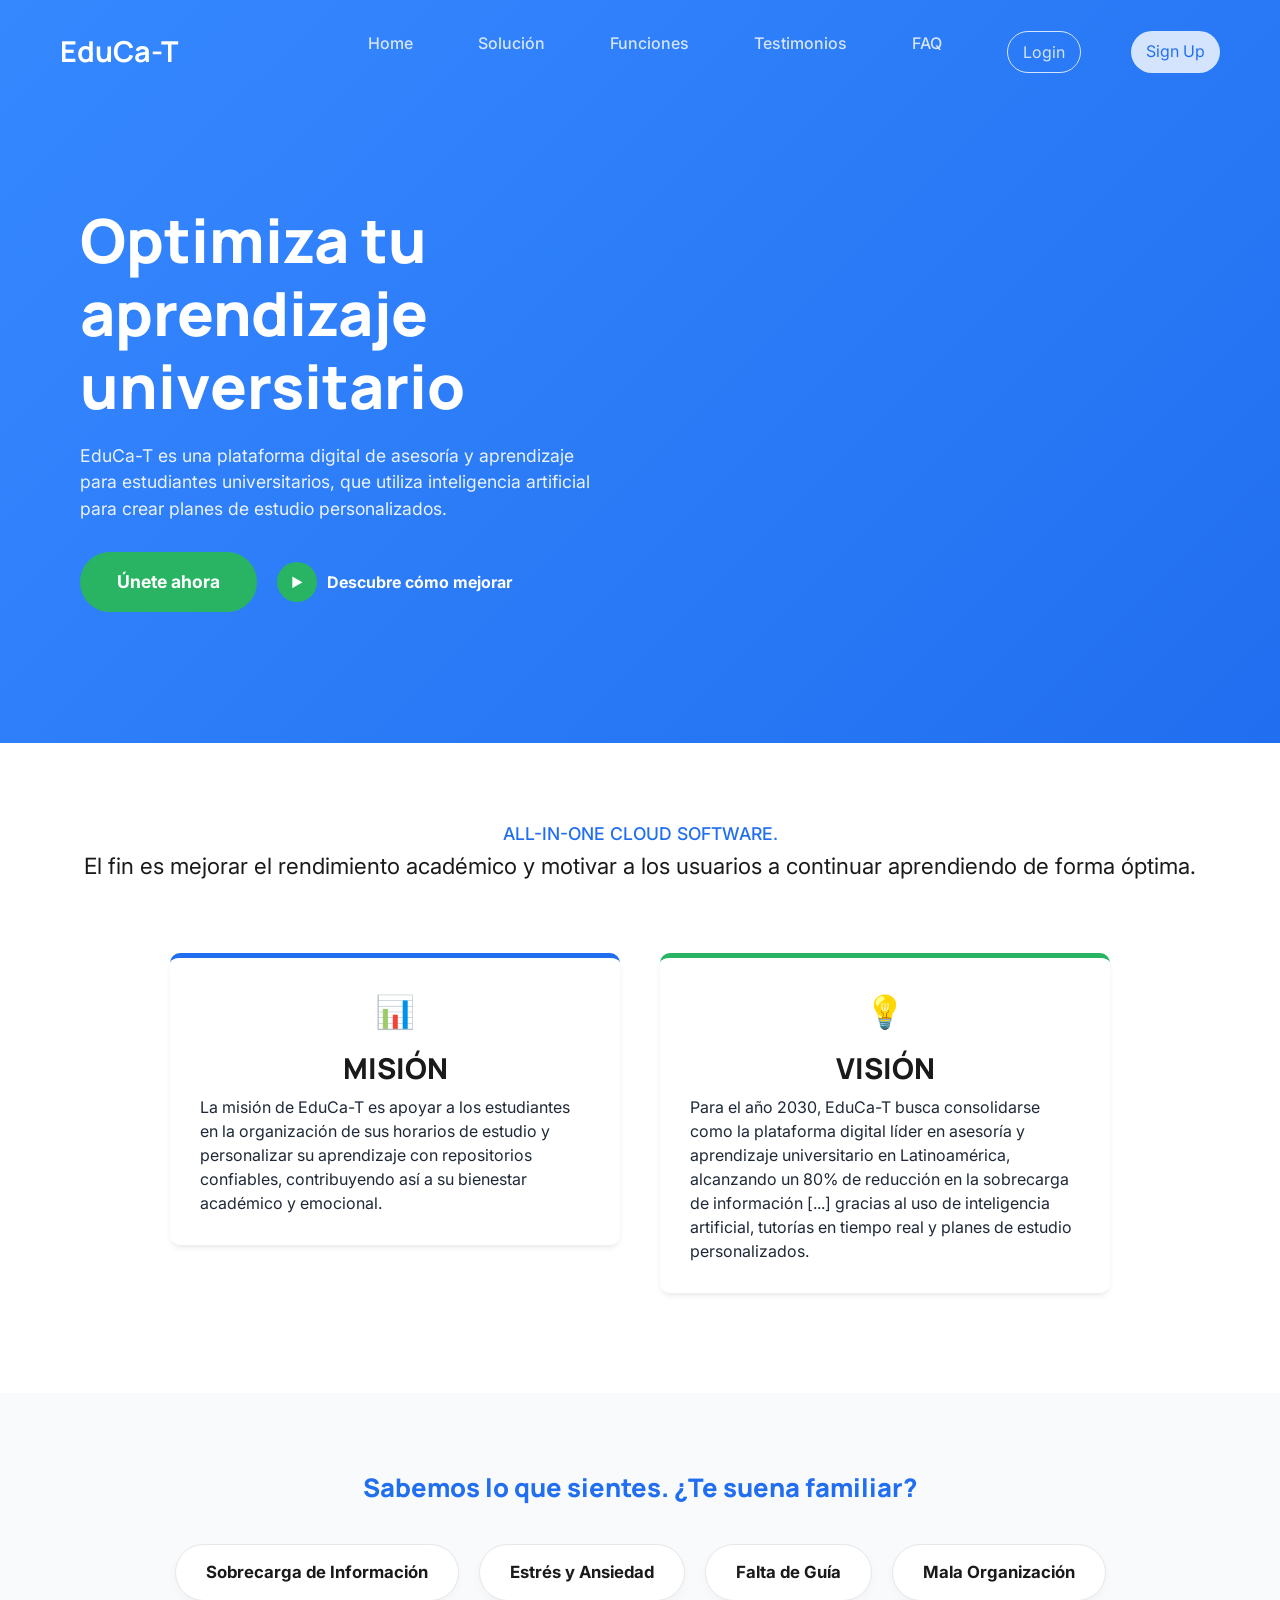
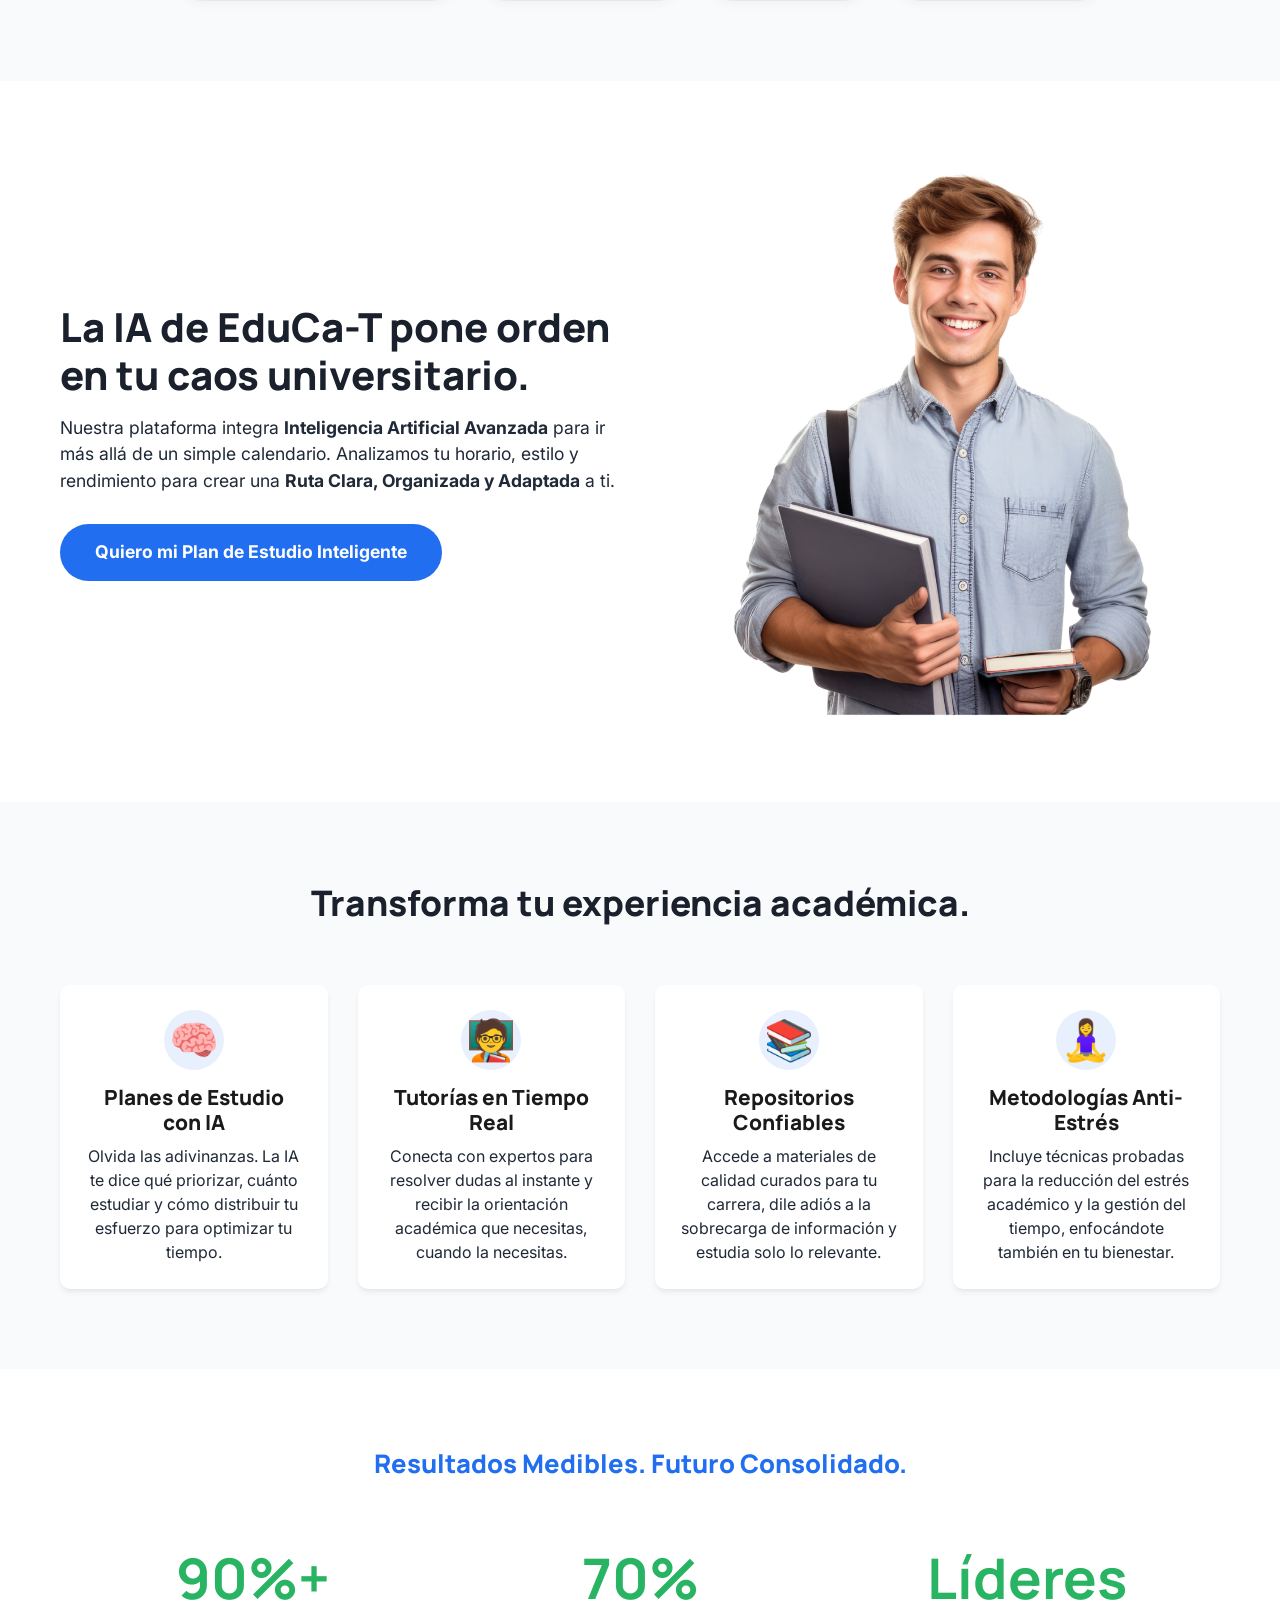
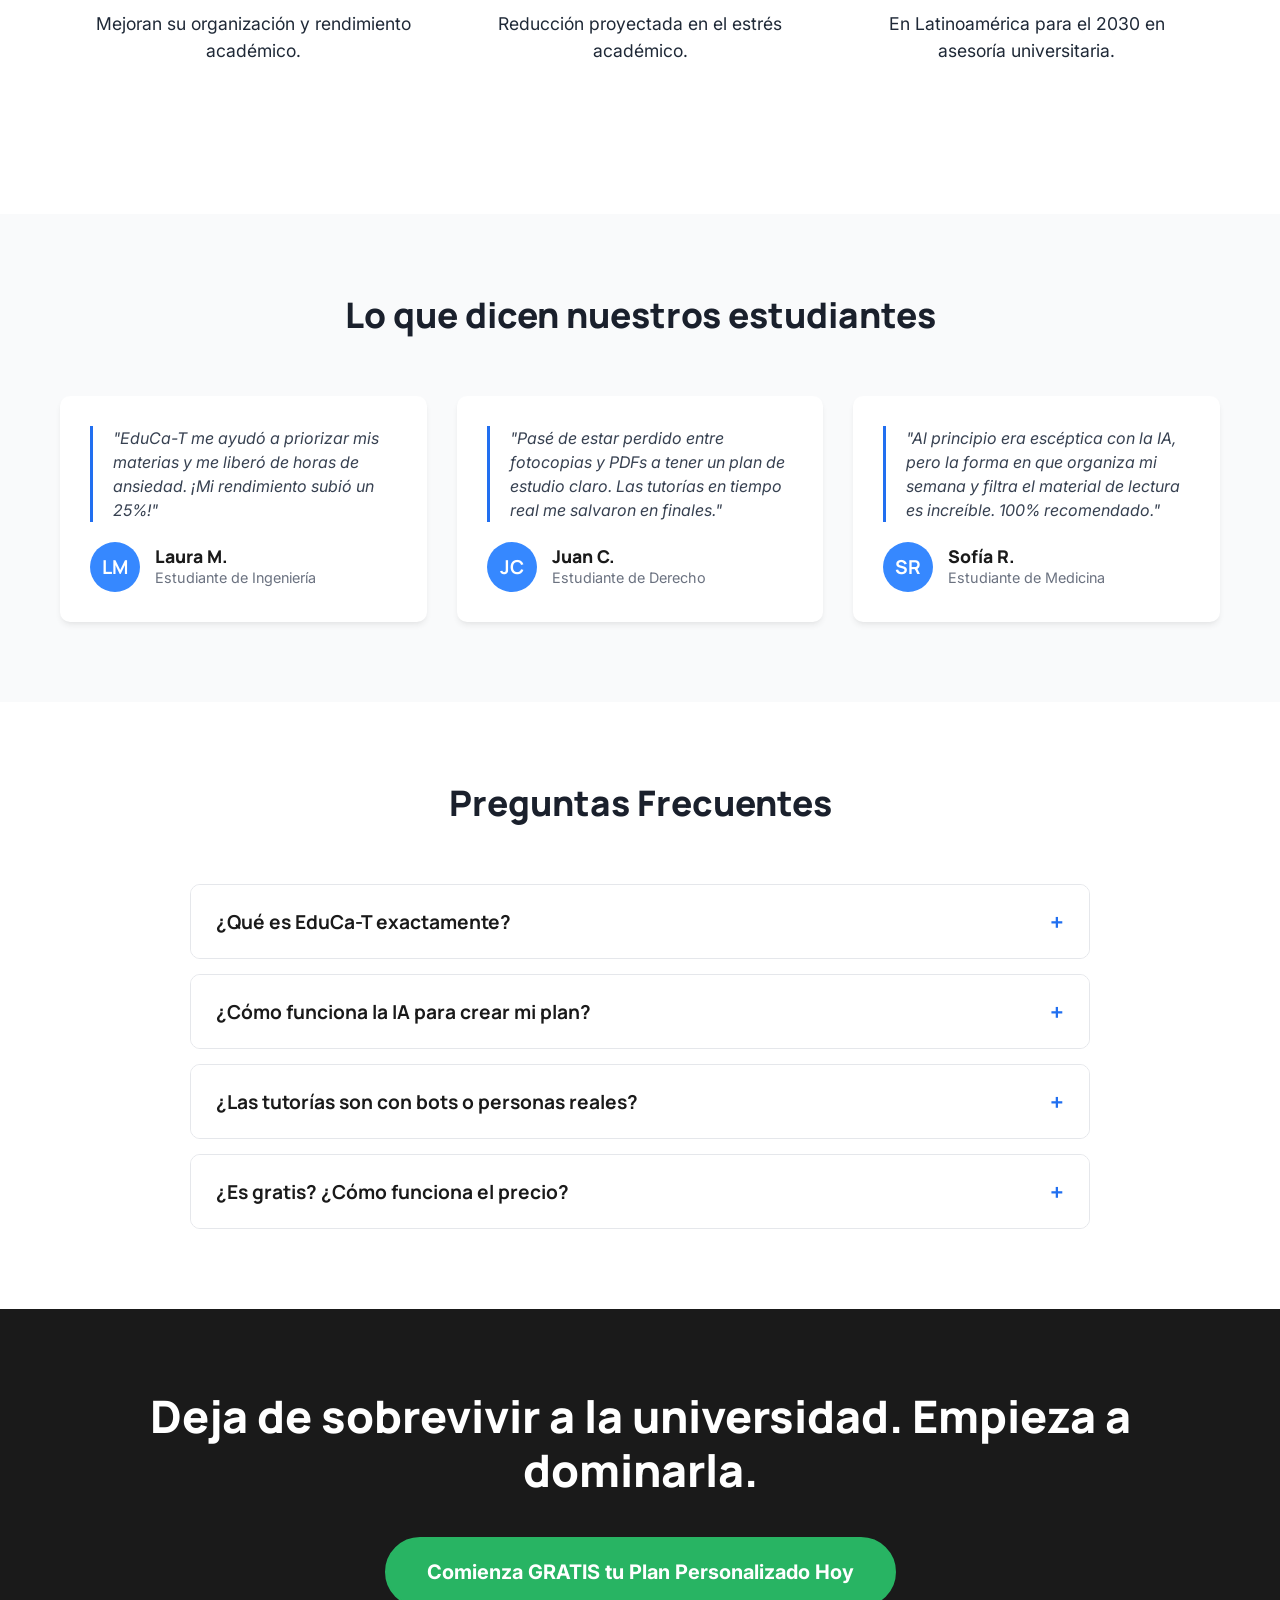
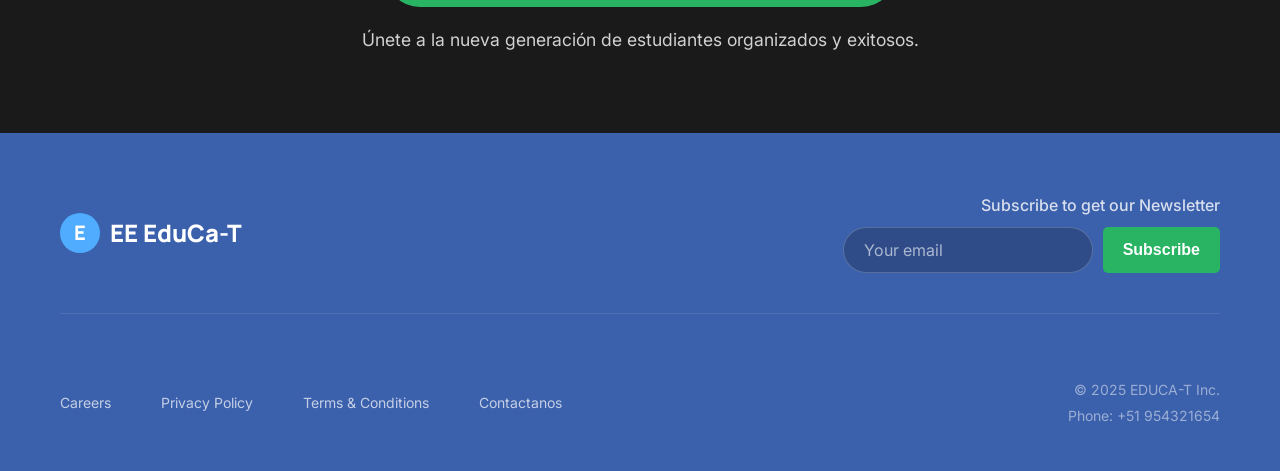
<file: index.html>
<!DOCTYPE html>
<html lang="es">
<head>
    <meta charset="UTF-8">
    <meta name="viewport" content="width=device-width, initial-scale=1.0">
    <title>EduCa-T | La IA Líder en Asesoría Universitaria</title>
    <link rel="stylesheet" href="style.css">
    
    <link rel="preconnect" href="https://fonts.googleapis.com">
    <link rel="preconnect" href="https://fonts.gstatic.com" crossorigin>
    <link href="https://fonts.googleapis.com/css2?family=Inter:wght@400;500;700&family=Manrope:wght@700;800&display=swap" rel="stylesheet">

</head>
<body>

    <header class="hero-section-nuevo">
        <div class="container">
            <nav class="navbar">
                <div class="logo">EduCa-T</div>
                <div class="nav-links">
                    <a href="#" class="nav-link-item">Home</a>
                    <a href="#solucion" class="nav-link-item">Solución</a>
                    <a href="#funciona" class="nav-link-item">Funciones</a>
                    <a href="#testimonios" class="nav-link-item">Testimonios</a>
                    <a href="#faq" class="nav-link-item">FAQ</a>
                    <a href="login.html" class="cta-nav login">Login</a>
                    <a href="login.html" class="cta-nav signup">Sign Up</a>
                </div>
            </nav>

            <div class="hero-main-content"> 
                <div class="hero-text-content">
                    <h1>Optimiza tu aprendizaje universitario</h1>
                    <p>EduCa-T es una plataforma digital de asesoría y aprendizaje para estudiantes universitarios, que utiliza inteligencia artificial para crear planes de estudio personalizados.</p>

                    <div class="hero-actions">
                        <a href="#" class="cta-button primary-cta">Únete ahora</a>
                        <a href="#" class="play-button"><span class="triangle">▶</span> Descubre cómo mejorar</a>
                    </div>
                </div>
                <div class="hero-image-right">
                </div>
            </div>
        </div>
    </header>

    <section class="section-mv">
        <div class="container">
            <h2 class="subtitle-center">All-In-One Cloud Software.</h2>
            <p class="tagline">El fin es mejorar el rendimiento académico y motivar a los usuarios a continuar aprendiendo de forma óptima.</p>

            <div class="mv-grid">
                <div class="mv-item">
                    <div class="mv-icon mission-icon">📊</div>
                    <h3>MISIÓN</h3>
                    <p>La misión de EduCa-T es apoyar a los estudiantes en la organización de sus horarios de estudio y personalizar su aprendizaje con repositorios confiables, contribuyendo así a su bienestar académico y emocional.</p>
                </div>
                <div class="mv-item">
                    <div class="mv-icon vision-icon">💡</div>
                    <h3>VISIÓN</h3>
                    <p>Para el año 2030, EduCa-T busca consolidarse como la plataforma digital líder en asesoría y aprendizaje universitario en Latinoamérica, alcanzando un 80% de reducción en la sobrecarga de información [...] gracias al uso de inteligencia artificial, tutorías en tiempo real y planes de estudio personalizados.</p>
                </div>
            </div>
        </div>
    </section>

    <section id="problema" class="section-problema">
        <div class="container">
            <h3>Sabemos lo que sientes. ¿Te suena familiar?</h3>
            <div class="problemas-grid">
                <div class="problema-item">Sobrecarga de Información</div>
                <div class="problema-item">Estrés y Ansiedad</div>
                <div class="problema-item">Falta de Guía</div>
                <div class="problema-item">Mala Organización</div>
            </div>
        </div>
    </section>
    
    <section id="solucion" class="section-solucion">
        <div class="container">
            <div class="solucion-content">
                <h3>La IA de EduCa-T pone orden en tu caos universitario.</h3>
                <p>Nuestra plataforma integra <strong>Inteligencia Artificial Avanzada</strong> para ir más allá de un simple calendario. Analizamos tu horario, estilo y rendimiento para crear una <strong>Ruta Clara, Organizada y Adaptada</strong> a ti.</p>
                <a href="#" class="cta-button secondary-cta">Quiero mi Plan de Estudio Inteligente</a>
            </div>
            <div class="solucion-image">
                <img src="univer.png" alt="Interfaz de la aplicación EduCa-T">
            </div>
        </div>
    </section>

    <section id="funciona" class="section-caracteristicas">
        <div class="container">
            <h2>Transforma tu experiencia académica.</h2>
            <div class="caracteristicas-grid">
                <div class="caracteristica-item">
                    <div class="icon-container">🧠</div>
                    <h4>Planes de Estudio con IA</h4>
                    <p>Olvida las adivinanzas. La IA te dice qué priorizar, cuánto estudiar y cómo distribuir tu esfuerzo para optimizar tu tiempo.</p>
                </div>
                <div class="caracteristica-item">
                    <div class="icon-container">🧑‍🏫</div>
                    <h4>Tutorías en Tiempo Real</h4>
                    <p>Conecta con expertos para resolver dudas al instante y recibir la orientación académica que necesitas, cuando la necesitas.</p>
                </div>
                <div class="caracteristica-item">
                    <div class="icon-container">📚</div>
                    <h4>Repositorios Confiables</h4>
                    <p>Accede a materiales de calidad curados para tu carrera, dile adiós a la sobrecarga de información y estudia solo lo relevante.</p>
                </div>
                <div class="caracteristica-item">
                    <div class="icon-container">🧘‍♀️</div>
                    <h4>Metodologías Anti-Estrés</h4>
                    <p>Incluye técnicas probadas para la reducción del estrés académico y la gestión del tiempo, enfocándote también en tu bienestar.</p>
                </div>
            </div>
        </div>
    </section>
    
    <section id="resultados" class="section-resultados">
        <div class="container">
            <h3>Resultados Medibles. Futuro Consolidado.</h3>
            <div class="stats-grid">
                <div class="stat-item">
                    <div class="stat-number">90%+</div>
                    <p>Mejoran su organización y rendimiento académico.</p>
                </div>
                <div class="stat-item">
                    <div class="stat-number">70%</div>
                    <p>Reducción proyectada en el estrés académico.</p>
                </div>
                <div class="stat-item">
                    <div class="stat-number">Líderes</div>
                    <p>En Latinoamérica para el 2030 en asesoría universitaria.</p>
                </div>
            </div>
        </div>
    </section>

    <section id="testimonios" class="section-testimonios">
        <div class="container">
            <h2>Lo que dicen nuestros estudiantes</h2>
            <div class="testimonios-grid">
                
                <div class="testimonio-item">
                    <p class="testimonio-texto">"EduCa-T me ayudó a priorizar mis materias y me liberó de horas de ansiedad. ¡Mi rendimiento subió un 25%!"</p>
                    <div class="testimonio-autor">
                        <div class="testimonio-avatar">LM</div>
                        <div class="testimonio-info">
                            <h4>Laura M.</h4>
                            <p>Estudiante de Ingeniería</p>
                        </div>
                    </div>
                </div>

                <div class="testimonio-item">
                    <p class="testimonio-texto">"Pasé de estar perdido entre fotocopias y PDFs a tener un plan de estudio claro. Las tutorías en tiempo real me salvaron en finales."</p>
                    <div class="testimonio-autor">
                        <div class="testimonio-avatar">JC</div>
                        <div class="testimonio-info">
                            <h4>Juan C.</h4>
                            <p>Estudiante de Derecho</p>
                        </div>
                    </div>
                </div>

                <div class="testimonio-item">
                    <p class="testimonio-texto">"Al principio era escéptica con la IA, pero la forma en que organiza mi semana y filtra el material de lectura es increíble. 100% recomendado."</p>
                    <div class="testimonio-autor">
                        <div class="testimonio-avatar">SR</div>
                        <div class="testimonio-info">
                            <h4>Sofía R.</h4>
                            <p>Estudiante de Medicina</p>
                        </div>
                    </div>
                </div>

            </div>
        </div>
    </section>

    <section id="faq" class="section-faq">
        <div class="container">
            <h2>Preguntas Frecuentes</h2>
            
            <div class="faq-acordeon">

                <div class="faq-item">
                    <button class="faq-pregunta">
                        <span>¿Qué es EduCa-T exactamente?</span>
                        <span class="faq-icono">+</span>
                    </button>
                    <div class="faq-respuesta">
                        <p>EduCa-T es una plataforma todo-en-uno que usa IA para ayudarte a organizar tu vida universitaria. Creamos planes de estudio, te conectamos con tutores y filtramos el material de estudio para que te centres solo en lo importante.</p>
                    </div>
                </div>

                <div class="faq-item">
                    <button class="faq-pregunta">
                        <span>¿Cómo funciona la IA para crear mi plan?</span>
                        <span class="faq-icono">+</span>
                    </button>
                    <div class="faq-respuesta">
                        <p>Nuestra IA analiza tus horarios de clase, fechas de entrega, exámenes y tu propio ritmo de aprendizaje. Basado en eso, genera un calendario dinámico que te dice qué estudiar, cuándo y por cuánto tiempo, optimizando tu rendimiento.</p>
                    </div>
                </div>

                <div class="faq-item">
                    <button class="faq-pregunta">
                        <span>¿Las tutorías son con bots o personas reales?</span>
                        <span class="faq-icono">+</span>
                    </button>
                    <div class="faq-respuesta">
                        <p>¡Con personas reales! Creemos en el poder de la conexión humana. Nuestra plataforma te conecta al instante con tutores expertos y verificados en tu materia, listos para resolver tus dudas en tiempo real.</p>
                    </div>
                </div>

                <div class="faq-item">
                    <button class="faq-pregunta">
                        <span>¿Es gratis? ¿Cómo funciona el precio?</span>
                        <span class="faq-icono">+</span>
                    </button>
                    <div class="faq-respuesta">
                        <p>Ofrecemos un plan básico gratuito que te permite organizar tu horario y acceder a funciones limitadas. Nuestros planes premium desbloquean el poder completo de la IA, tutorías ilimitadas y los repositorios de contenido.</p>
                    </div>
                </div>

            </div>
        </div>
    </section>

    <section class="section-final-cta">
        <div class="container">
            <h2>Deja de sobrevivir a la universidad. Empieza a dominarla.</h2>
            <a href="#" class="cta-button primary-cta final-cta">Comienza GRATIS tu Plan Personalizado Hoy</a>
            <p>Únete a la nueva generación de estudiantes organizados y exitosos.</p>
        </div>
    </section>

    <footer class="footer-oscuro">
        <div class="container">
            <div class="footer-top">
                <div class="footer-logo">EE EduCa-T</div>
                <div class="newsletter">
                    <p>Subscribe to get our Newsletter</p>
                    <div class="newsletter-form">
                        <input type="email" placeholder="Your email">
                        <button class="cta-button signup">Subscribe</button>
                    </div>
                </div>
            </div>
            <div class="footer-bottom">
                <div class="footer-links">
                    <a href="#">Careers</a>
                    <a href="#">Privacy Policy</a>
                    <a href="#">Terms & Conditions</a>
                    <a href="#">Contactanos</a>
                </div>
                <div class="copyright">
                    <p>© 2025 EDUCA-T Inc.</p>
                    <p>Phone: +51 954321654</p>
                </div>
            </div>
        </div>
    </footer>

    <script src="Edu.js"></script>

</body>
</html>
</file>
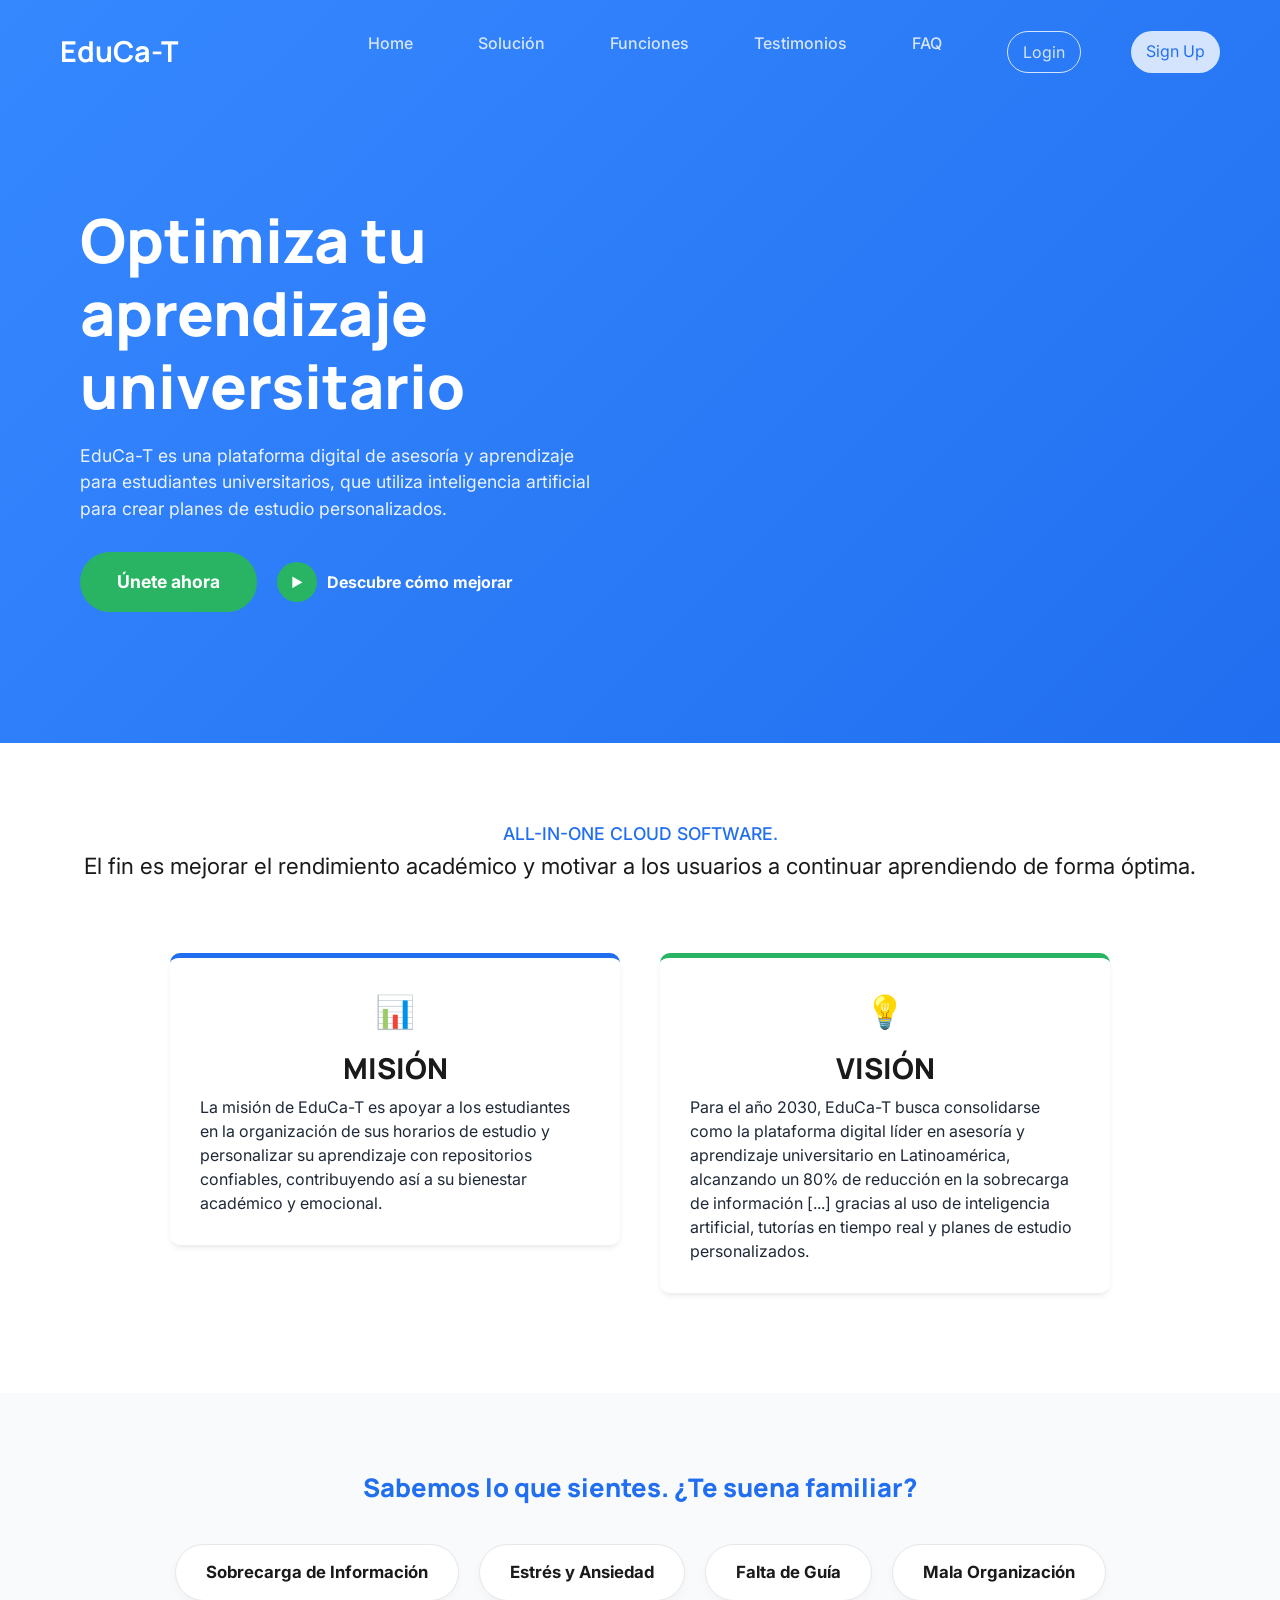
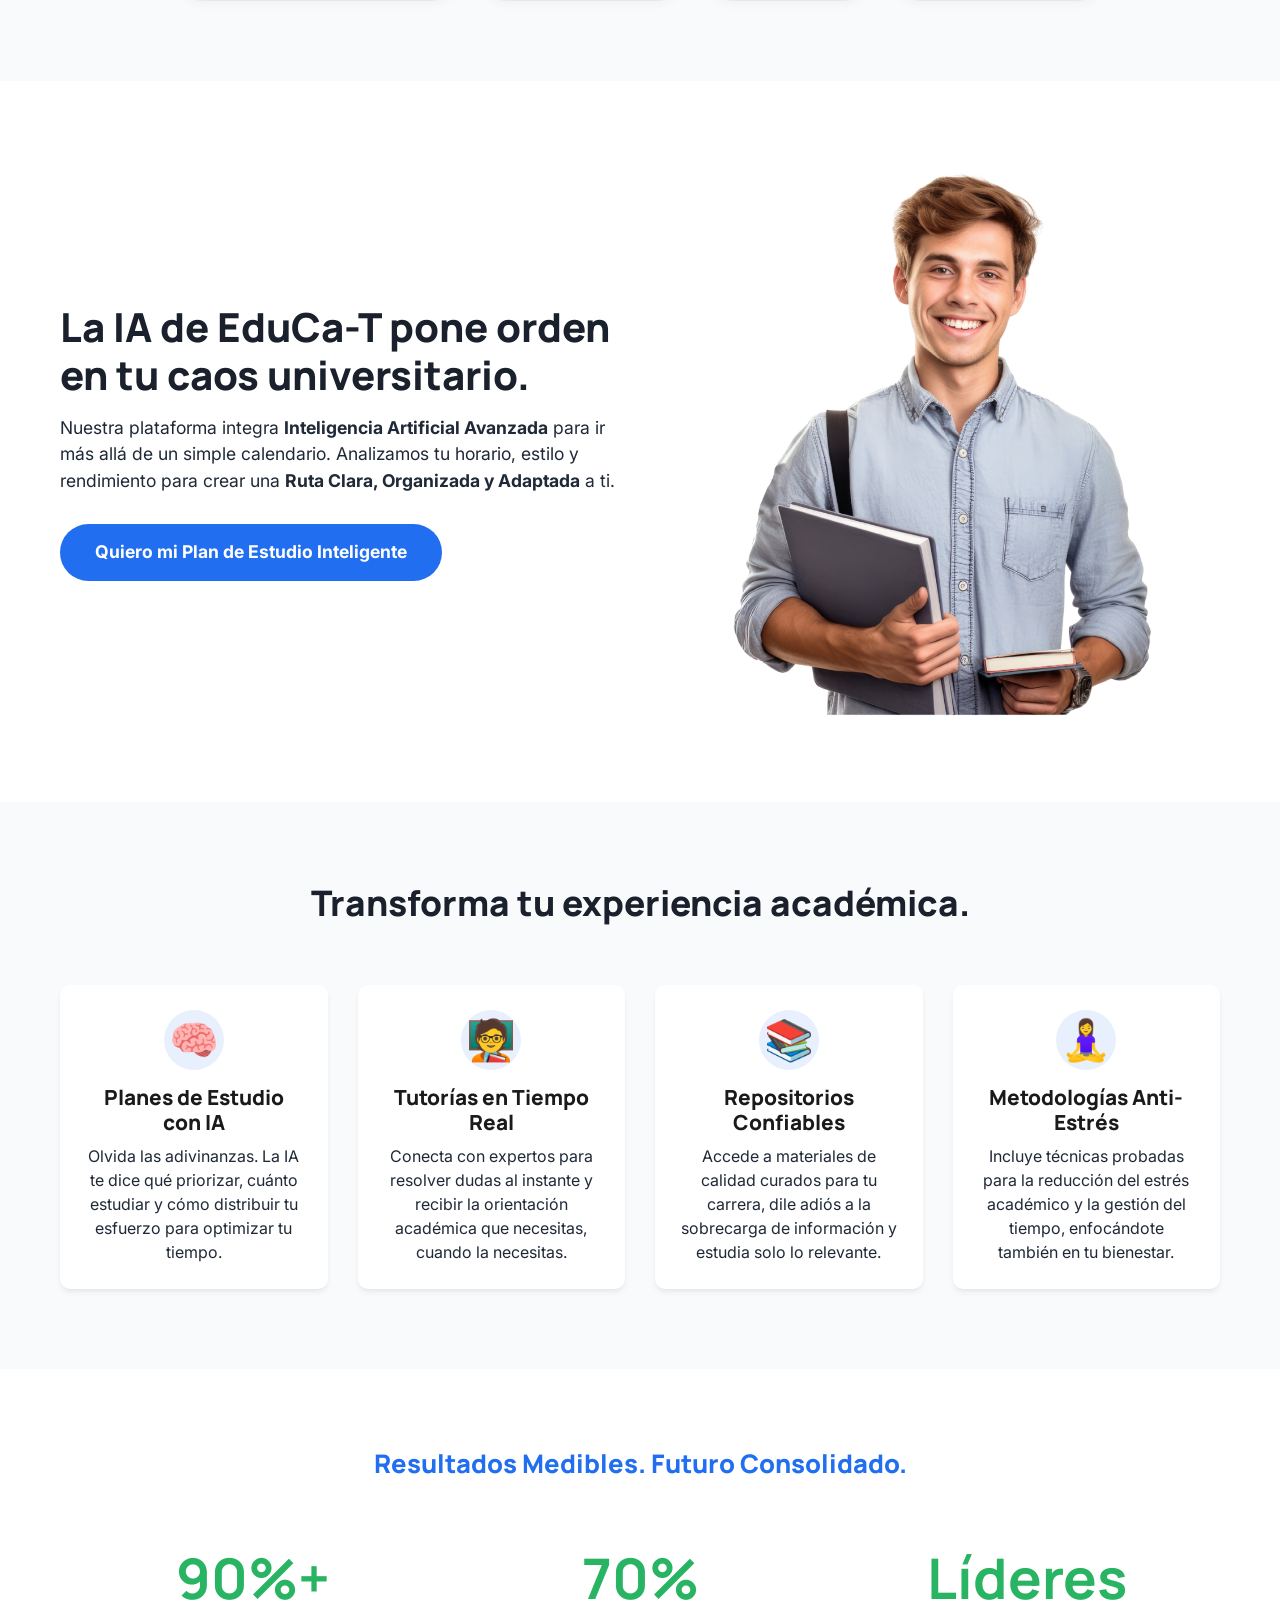
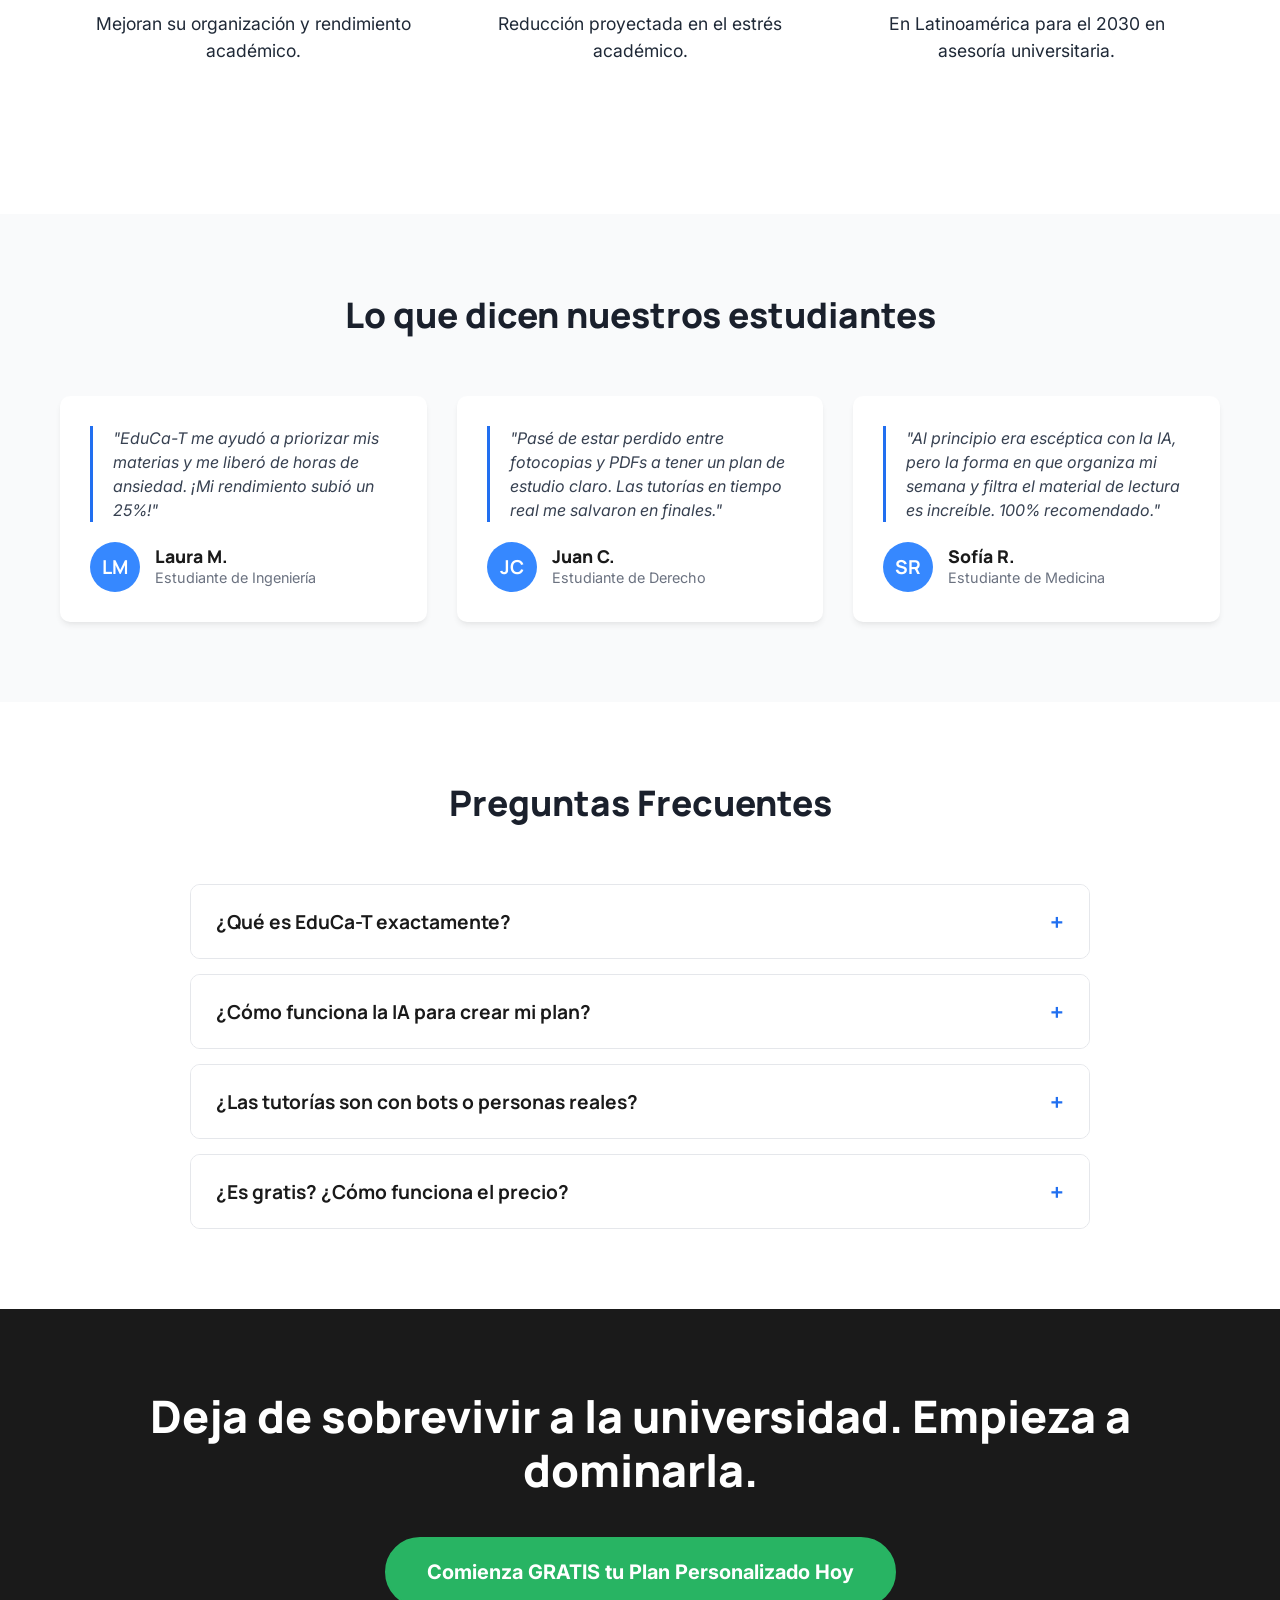
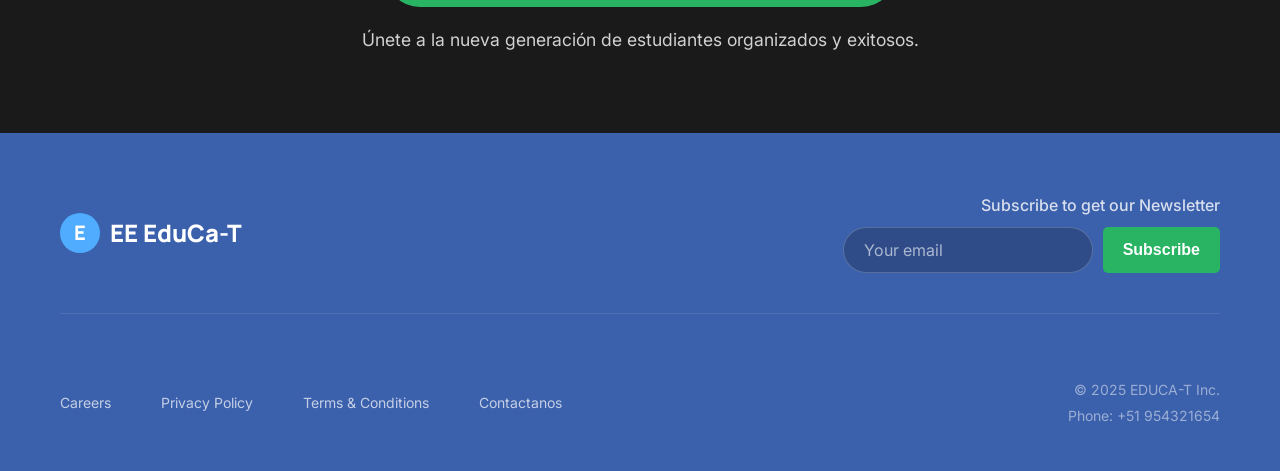
<file: perfil.html>
<!DOCTYPE html>
<html lang="es">
<head>
    <meta charset="UTF-8">
    <meta name="viewport" content="width=device-width, initial-scale=1.0">
    <title>Perfil de Usuario - Educa-T</title>
    <link rel="stylesheet" href="style.css"> 
    <link rel="preconnect" href="https://fonts.googleapis.com">
    <link href="https://fonts.googleapis.com/css2?family=Manrope:wght@400;700;800&family=Inter:wght@400;500;600&display=swap" rel="stylesheet">
</head>
<body>

    <nav class="profile-navbar">
        <div class="profile-nav-left">
            <div class="profile-logo-circle">E</div>
        </div>
        <div class="profile-nav-center">
            <a href="index.html">Inicio</a>
            <a href="horario.html">Horario</a>
            <a href="#">Buscar</a>
            <a href="tutorias.html">Tutorías</a>
            <a href="#">Contenido</a>
        </div>
        
        <div class="profile-nav-right">
            <div class="profile-user-menu-container">
                <button class="profile-user-btn" id="profileUserBtn">
                    <img src="https://images.unsplash.com/photo-1494790108377-be9c29b29330?w=100" alt="Lina">
                    <span>Lina</span>
                    <span class="arrow">▼</span>
                </button>

                <div class="profile-dropdown-menu" id="profileUserDropdown">
                    <a href="#" class="profile-dropdown-item">
                        <span>⚙️</span> Configuraciones
                    </a>
                    <a href="index.html" class="profile-dropdown-item profile-logout">
                        <span>🚪</span> Cerrar Sesión
                    </a>
                </div>
            </div>
        </div>
    </nav>

    <div class="profile-hero"></div>

    <div class="profile-container profile-main-layout">
        
        <div class="profile-col-left">
            <div class="profile-header-row">
                <div class="profile-info-block">
                    <h3>Foto de perfil</h3>
                    <div class="profile-avatar-wrapper">
                        <img src="https://images.unsplash.com/photo-1494790108377-be9c29b29330?w=300" alt="Profile">
                    </div>
                </div>
                <div class="profile-action-block">
                    <span class="profile-link-edit">Editar</span>
                    <button class="profile-btn profile-btn-primary profile-btn-wide">Cambiar foto</button>
                </div>
            </div>

           <form class="profile-form-wrapper">
                <div class="profile-form-group">
                    <label>Nombre</label>
                    <input type="text" id="profileName" placeholder="Tu nombre" class="profile-input">
                </div>

                <div class="profile-form-group">
                    <label>Apellido</label>
                    <input type="text" id="profileSurname" placeholder="Tu apellido" class="profile-input">
                </div>

                <div class="profile-form-group">
                    <label>Correo electrónico</label>
                    <input type="email" id="profileEmail" class="profile-input" style="background-color: #f0f0f0; cursor: not-allowed;" readonly>
                    <small style="color: #666; font-size: 11px;">El correo no se puede cambiar por seguridad.</small>
                </div>

                <div class="profile-form-group">
                    <label>Nueva Contraseña</label>
                    <input type="password" id="profilePassword" placeholder="Escribe para cambiarla" class="profile-input">
                </div>

                <div class="profile-form-actions">
                    <button type="button" class="profile-btn profile-btn-primary profile-btn-save" id="btnSaveProfile">Guardar Cambios</button>
                </div>
            </form>
        </div>

        <div class="profile-col-right">
            
            <div class="profile-sidebar-item">
                <h3>Usuario</h3>
                <a href="#" class="profile-link-cyan">@linabenitez</a>
                
                <div class="profile-team-img">
                    <img src="https://images.unsplash.com/photo-1522071820081-009f0129c71c?w=600" alt="Grupo de Estudio">
                </div>
                
                <button class="profile-btn profile-btn-primary profile-btn-full">Cambiar contraseña</button>
            </div>

            <div class="profile-sidebar-item profile-border-top">
                <h3>Tu Plan Estudiantil</h3>
                <ul class="profile-feature-list">
                    <li><span class="p-icon">🛡️</span> Garantía de aprendizaje</li>
                    <li><span class="p-icon">📱</span> Acceso multidispositivo</li>
                    <li><span class="p-icon">📄</span> Certificados oficiales</li>
                    <li><span class="p-icon">📊</span> 32 Módulos activos</li>
                </ul>
            </div>

            <div class="profile-sidebar-item profile-border-top">
                <h3>¿Estudias en grupo?</h3>
                <p class="profile-text-sm">Crea un equipo de estudio con 5 o más compañeros y obtengan acceso a herramientas colaborativas premium.</p>
            </div>

            <div class="profile-sidebar-item profile-border-top">
                <h3>Comparte Educa-T</h3>
                <div class="profile-social-icons">
                    <a href="#" class="p-soc-icon twitter">🐦</a>
                    <a href="#" class="p-soc-icon youtube">▶️</a>
                    <a href="#" class="p-soc-icon insta">📷</a>
                    <a href="#" class="p-soc-icon telegram">✈️</a>
                    <a href="#" class="p-soc-icon whatsapp">💬</a>
                </div>
            </div>

        </div>
    </div>

    <div class="profile-container profile-courses-section">
        <div class="profile-courses-header">
            <h2>Recursos de Aprendizaje</h2>
            <a href="#" class="profile-see-all">Ver todo</a>
        </div>
        
        <div class="profile-courses-grid" id="profileCoursesGrid"></div>
    </div>

    <footer class="profile-footer">
        <div class="profile-footer-content">
            <div class="profile-logo-circle profile-footer-logo">E</div>
            <div class="profile-brand-name">Educa-T</div>
            
            <p class="profile-newsletter-text">Suscríbete a nuestro boletín</p>
            
            <form class="profile-subscribe-form">
                <input type="email" placeholder="Tu correo electrónico">
                <button type="submit">Suscribirse</button>
            </form>
            
            <div class="profile-footer-links">
                <a href="#">Trabaja con nosotros</a>
                <a href="#">Política de Privacidad</a>
                <a href="#">Términos y Condiciones</a>
            </div>
            
            <div class="profile-copyright">
                © 2025 EduCa-T Inc. Todos los derechos reservados.
            </div>
        </div>
    </footer>

    <script src="perfil.js"></script>
</body>
</html>
</file>
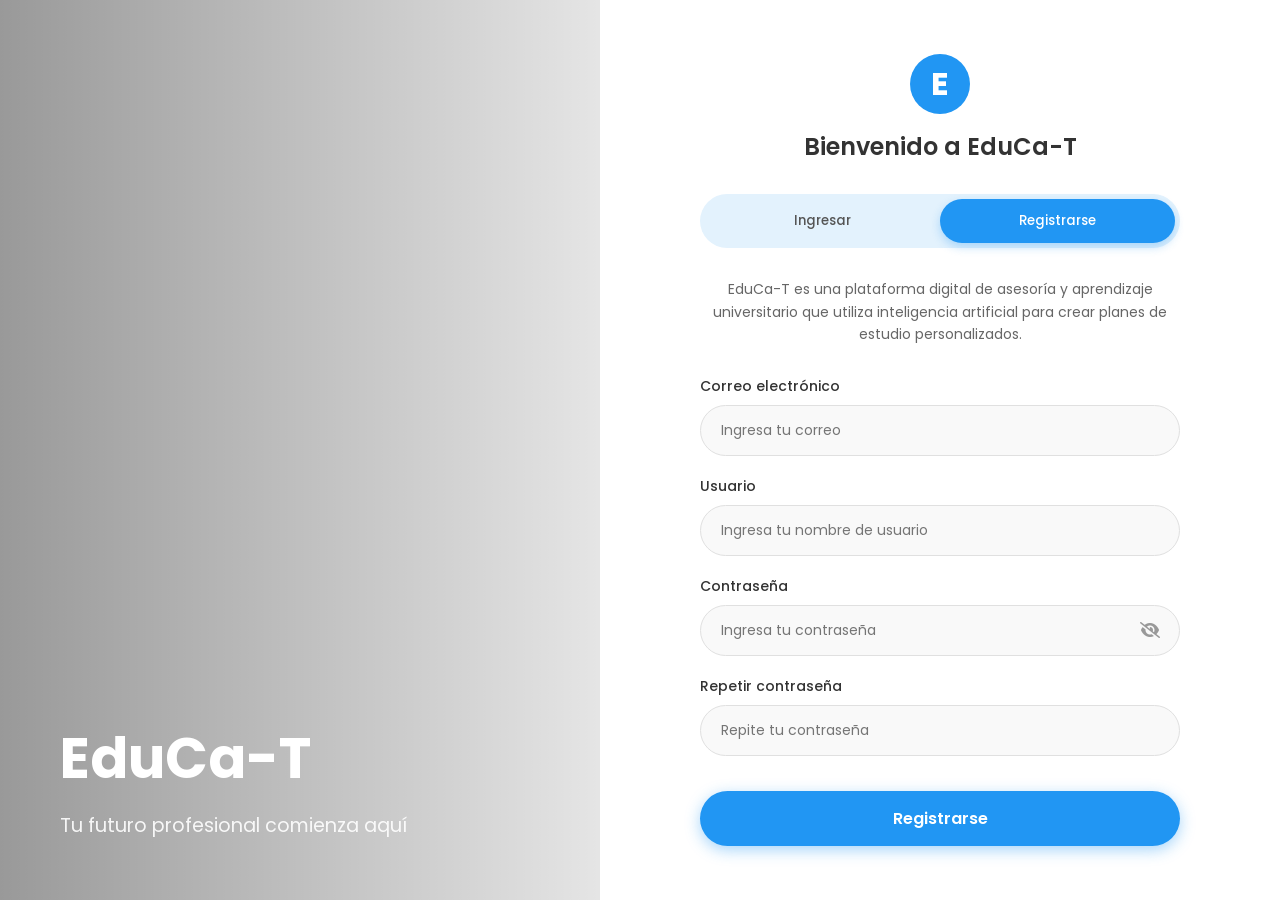
<file: registrar.html>
<!DOCTYPE html>
<html lang="es">
<head>
    <meta charset="UTF-8">
    <meta name="viewport" content="width=device-width, initial-scale=1.0">
    <title>Bienvenido a EduCa-T</title>
    <link href="https://fonts.googleapis.com/css2?family=Poppins:wght@300;400;500;600&display=swap" rel="stylesheet">
    <link rel="stylesheet" href="https://cdnjs.cloudflare.com/ajax/libs/font-awesome/6.0.0/css/all.min.css">
    <link rel="stylesheet" href="registrar.css">
</head>
<body>

    <div class="main-container">
        <div class="left-side">
            <div class="content-overlay">
                <h1>EduCa-T</h1>
                <p>Tu futuro profesional comienza aquí</p>
            </div>
        </div>

        <div class="right-side">
            <div class="form-wrapper">
                <div class="header-logo">
                    <div class="logo-circle">E</div>
                    <h2>Bienvenido a EduCa-T</h2>
                </div>

                <div class="toggle-container">
                    <button class="toggle-btn" id="loginBtn" onclick="switchTab('login')">Ingresar</button>
                    <button class="toggle-btn active" id="registerBtn" onclick="switchTab('register')">Registrarse</button>
                </div>

                <p class="description">
                    EduCa-T es una plataforma digital de asesoría y aprendizaje universitario que utiliza inteligencia artificial para crear planes de estudio personalizados.
                </p>

                <form class="form-content" id="authForm">
                    <div class="input-group">
                        <label>Correo electrónico</label>
                        <input type="email" placeholder="Ingresa tu correo">
                    </div>

                    <div class="input-group">
                        <label>Usuario</label>
                        <input type="text" placeholder="Ingresa tu nombre de usuario">
                    </div>

                    <div class="input-group">
                        <label>Contraseña</label>
                        <div class="password-wrapper">
                            <input type="password" id="password" placeholder="Ingresa tu contraseña">
                            <i class="fa-solid fa-eye-slash toggle-password" onclick="togglePassword()"></i>
                        </div>
                    </div>

                    <div class="input-group">
                        <label>Repetir contraseña</label>
                        <input type="password" placeholder="Repite tu contraseña">
                    </div>

                    <button type="button" class="submit-btn">Registrarse</button>
                </form>
            </div>
        </div>
    </div>

    <script src="registrar.js"></script>
</body>
</html>
</file>
<file: style.css>
/* ==================================== */
/* 0. Variables y Reset Básico */
/* ==================================== */

:root {
    /* Colores según tu guía */
    --color-primario: #216FF0;
    --color-primario-suave: #3688FF;
    --color-secundario: #FFFFFF;
    --color-terciario: #1A1A1A;
    --color-realce: #28B463;
    
    /* === CAMBIOS DE ESTILO === */
    --color-fondo-claro: #F9FAFB; /* Un gris muy suave y moderno */
    --color-footer-bg: var(--color-terciario); /* Footer negro elegante */
    --color-border-suave: #E5E7EB; /* Para bordes sutiles */

    /* === CAMBIOS DE FUENTE === */
    --font-principal: 'Manrope', sans-serif; /* Para títulos */
    --font-secundaria: 'Inter', sans-serif;  /* Para texto */
}

* {
    margin: 0;
    padding: 0;
    box-sizing: border-box;
}

html {
    scroll-behavior: smooth; /* Para que los anclajes #faq, etc. sean suaves */
}

body {
    font-family: var(--font-secundaria); /* Fuente principal para el cuerpo */
    line-height: 1.6;
    color: var(--color-terciario);
    background-color: var(--color-secundario);
    -webkit-font-smoothing: antialiased; /* Mejora renderizado de fuentes */
}

.container {
    max-width: 1200px;
    margin: 0 auto;
    padding: 0 20px;
}

/* ==================================== */
/* 1. Tipografía y Encabezados */
/* ==================================== */

h1, h2, h3, h4 {
    font-family: var(--font-principal); /* Fuente Manrope para todos los títulos */
    line-height: 1.2;
    color: var(--color-terciario);
    margin-bottom: 1rem;
}

h1 {
    font-size: 3.2rem;
    color: var(--color-terciario);
}

h2 {
    font-size: 2.2rem;
    text-align: center;
}

h3 {
    font-size: 1.6rem;
}

h4 {
    font-size: 1.25rem;
}

/* ==================================== */
/* 2. Botones CTA */
/* ==================================== */

.cta-button {
    display: inline-block;
    padding: 15px 35px; /* Un poco más de padding horizontal */
    border-radius: 50px; /* === ESTILO "PILL" MODERNO === */
    text-decoration: none;
    font-weight: bold;
    font-size: 1.1rem;
    transition: background-color 0.3s ease, transform 0.2s, filter 0.3s;
    text-align: center;
}

.primary-cta {
    background-color: var(--color-realce);
    color: var(--color-secundario);
    border: 2px solid var(--color-realce);
}

.primary-cta:hover {
    background-color: #249d56;
    transform: translateY(-2px);
    filter: brightness(1.1); /* Efecto hover más sutil */
}

.secondary-cta {
    background-color: var(--color-primario);
    color: var(--color-secundario);
}

.secondary-cta:hover {
    background-color: #1c5ecc;
    transform: translateY(-2px);
    filter: brightness(1.1);
}


/* ==================================== */
/* 3. Navbar */
/* ==================================== */

.navbar {
    display: flex;
    justify-content: space-between;
    align-items: center;
    padding: 20px 0;
}

.logo {
    font-family: var(--font-principal);
    font-size: 1.8rem;
    font-weight: bold;
    color: var(--color-primario);
}

.nav-links a {
    text-decoration: none;
    color: var(--color-terciario);
    margin-left: 25px;
    font-weight: 500;
    transition: color 0.3s;
}

.nav-links a:hover {
    color: var(--color-primario);
}

.hero-section-nuevo .navbar {
    padding: 30px 0 0;
}

.hero-section-nuevo .logo {
    color: var(--color-secundario);
}

.hero-section-nuevo .nav-links a {
    color: var(--color-secundario);
    opacity: 0.8;
}

.hero-section-nuevo .nav-links a:hover {
    opacity: 1;
}

.hero-section-nuevo .cta-nav.login {
    background: none;
    border: 1px solid var(--color-secundario);
    color: var(--color-secundario) !important;
    padding: 8px 15px;
    border-radius: 50px; 
    font-weight: normal;
}

.hero-section-nuevo .cta-nav.signup {
    background-color: var(--color-secundario);
    color: var(--color-primario) !important;
    border: none;
    padding: 8px 15px;
    border-radius: 50px;
    margin-left: 10px;
    font-weight: normal;
}


/* ==================================== */
/* 4. Hero Section */
/* ==================================== */

.hero-section-nuevo {
    background: linear-gradient(135deg, var(--color-primario-suave) 0%, var(--color-primario) 100%);
    color: var(--color-secundario);
    padding-bottom: 0;
    position: relative;
    overflow: hidden;
    min-height: 70vh;
    display: flex;
    flex-direction: column;
}

.hero-main-content {
    display: flex;
    align-items: center;
    justify-content: space-between;
    flex-grow: 1;
    padding: 60px 20px;
}

.hero-text-content {
    flex: 1;
    max-width: 50%;
    padding-right: 40px;
}

.hero-text-content h1 {
    font-size: 3.8rem;
    color: var(--color-secundario);
    margin-bottom: 20px;
}

.hero-text-content p {
    font-size: 1.1rem;
    opacity: 0.9;
    margin-bottom: 30px;
    max-width: 550px; 
}

.hero-actions {
    display: flex;
    align-items: center;
    gap: 20px;
}

.play-button {
    color: var(--color-secundario);
    text-decoration: none;
    display: flex;
    align-items: center;
    font-weight: bold;
}

.play-button .triangle {
    display: inline-flex;
    justify-content: center;
    align-items: center;
    width: 40px;
    height: 40px;
    background-color: var(--color-realce);
    border-radius: 50%;
    margin-right: 10px;
    font-size: 0.8rem;
}

.hero-image-right {
    flex: 1;
    display: flex;
    justify-content: center;
    align-items: center;
    min-height: 600px;
    background: url('https://www.pngarts.com/files/7/College-Student-Transparent-Background-PNG.png') no-repeat center bottom;
    background-size: contain;
    margin-top: -50px;
}

/* ==================================== */
/* 5. Sección de Misión y Visión */
/* ==================================== */

.section-mv {
    padding: 80px 0; 
    text-align: center;
    background-color: var(--color-secundario);
}

.subtitle-center {
    font-family: var(--font-secundaria);
    font-size: 1.1rem;
    font-weight: 500;
    text-transform: uppercase;
    color: var(--color-primario);
    margin-bottom: 5px;
}

.tagline {
    font-size: 1.4rem;
    color: var(--color-terciario);
    margin-bottom: 50px;
}

.mv-grid {
    display: flex;
    justify-content: center;
    gap: 40px;
    padding: 20px;
}

.mv-item {
    flex: 1;
    max-width: 450px;
    padding: 30px;
    border-radius: 10px;
    box-shadow: 0 4px 6px -1px rgba(0, 0, 0, 0.07), 0 2px 4px -2px rgba(0, 0, 0, 0.04);
    border-top: 5px solid;
    height: 100%;
    text-align: left;
    transition: transform 0.3s ease, box-shadow 0.3s ease;
}

.mv-item:hover {
    transform: translateY(-5px);
    box-shadow: 0 10px 15px -3px rgba(0, 0, 0, 0.1), 0 4px 6px -4px rgba(0, 0, 0, 0.08);
}

.mv-item:first-child {
    border-color: var(--color-primario);
}

.mv-item:last-child {
    border-color: var(--color-realce);
}

.mv-icon {
    font-size: 2rem;
    margin-bottom: 15px;
    text-align: center;
    width: 100%;
}

.mv-item h3 {
    color: var(--color-terciario);
    font-size: 1.8rem;
    margin-bottom: 10px;
    text-align: center;
}

/* ==================================== */
/* 6. El Problema */
/* ==================================== */

.section-problema {
    padding: 80px 0;
    text-align: center;
    background-color: var(--color-fondo-claro); 
}

.section-problema h3 {
    color: var(--color-primario);
    margin-bottom: 40px;
}

.problemas-grid {
    display: flex;
    justify-content: center;
    flex-wrap: wrap;
    gap: 20px;
}

.problema-item {
    background-color: var(--color-secundario);
    color: var(--color-terciario);
    padding: 15px 30px;
    border-radius: 50px; 
    font-weight: bold;
    font-size: 1.05rem;
    box-shadow: 0 4px 10px rgba(0, 0, 0, 0.03);
    border: 1px solid var(--color-border-suave);
}

/* ==================================== */
/* 7. La Solución */
/* ==================================== */

.section-solucion {
    padding: 80px 0;
    background-color: var(--color-secundario);
}

.section-solucion .container {
    display: flex;
    align-items: center;
    gap: 50px;
}

.solucion-content {
    flex: 1;
}

.solucion-content h3 {
    font-size: 2.5rem;
}

.solucion-content p {
    font-size: 1.1rem;
    margin-bottom: 30px;
}

.solucion-image {
    flex: 1;
    text-align: center;
}

.solucion-image img {
    max-width: 100%;
    height: auto;
    border-radius: 10px; 
}

/* ==================================== */
/* 8. Características */
/* ==================================== */

.section-caracteristicas {
    padding: 80px 0;
    background-color: var(--color-fondo-claro); 
    text-align: center;
}

.section-caracteristicas h2 {
    margin-bottom: 60px;
}

.caracteristicas-grid {
    display: grid;
    grid-template-columns: repeat(4, 1fr);
    gap: 30px;
}

.caracteristica-item {
    text-align: center;
    padding: 25px;
    background: var(--color-secundario);
    border-radius: 10px;
    box-shadow: 0 4px 6px -1px rgba(0, 0, 0, 0.07), 0 2px 4px -2px rgba(0, 0, 0, 0.04);
    transition: transform 0.3s ease, box-shadow 0.3s ease;
}

.caracteristica-item:hover {
    transform: translateY(-5px);
    box-shadow: 0 10px 15px -3px rgba(0, 0, 0, 0.1), 0 4px 6px -4px rgba(0, 0, 0, 0.08);
}

.icon-container {
    font-size: 2.5rem;
    color: var(--color-primario); 
    margin-bottom: 15px;
    width: 60px;
    height: 60px;
    line-height: 60px;
    border-radius: 50%;
    background-color: rgba(33, 111, 240, 0.1);
    margin: 0 auto 15px;
}

.caracteristica-item h4 {
    font-family: var(--font-principal);
    font-size: 1.3rem;
    color: var(--color-terciario);
    margin-bottom: 10px;
}

/* ==================================== */
/* 9. Resultados */
/* ==================================== */

.section-resultados {
    padding: 80px 0;
    text-align: center;
}

.section-resultados h3 {
    color: var(--color-primario);
    margin-bottom: 50px;
}

.stats-grid {
    display: flex;
    justify-content: space-around;
    margin-bottom: 50px;
}

.stat-item {
    padding: 20px;
    flex: 1;
}

.stat-number {
    font-family: var(--font-principal);
    font-size: 3.5rem;
    font-weight: bold;
    color: var(--color-realce);
    line-height: 1;
    margin-bottom: 5px;
}

.stat-item p {
    font-size: 1.1rem;
}

/* ==================================== */
/* 10. SECCIÓN TESTIMONIOS */
/* ==================================== */

.section-testimonios {
    padding: 80px 0;
    background-color: var(--color-fondo-claro);
}

.section-testimonios h2 {
    margin-bottom: 60px;
}

.testimonios-grid {
    display: grid;
    grid-template-columns: repeat(3, 1fr);
    gap: 30px;
}

.testimonio-item {
    background: var(--color-secundario);
    border-radius: 10px;
    padding: 30px;
    box-shadow: 0 4px 6px -1px rgba(0, 0, 0, 0.07), 0 2px 4px -2px rgba(0, 0, 0, 0.04);
    display: flex;
    flex-direction: column;
}

.testimonio-texto {
    font-style: italic;
    color: #374151;
    flex-grow: 1;
    margin-bottom: 20px;
    position: relative;
    padding-left: 20px;
    border-left: 3px solid var(--color-primario);
}

.testimonio-autor {
    display: flex;
    align-items: center;
    gap: 15px;
}

.testimonio-avatar {
    width: 50px;
    height: 50px;
    border-radius: 50%;
    background: var(--color-primario-suave);
    color: var(--color-secundario);
    display: flex;
    align-items: center;
    justify-content: center;
    font-family: var(--font-principal);
    font-weight: bold;
    font-size: 1.2rem;
}

.testimonio-info h4 {
    margin: 0;
    font-size: 1.1rem;
    color: var(--color-terciario);
}

.testimonio-info p {
    margin: 0;
    font-size: 0.9rem;
    color: #6B7280;
}


/* ==================================== */
/* 11. SECCIÓN FAQ (ACORDEÓN) */
/* ==================================== */

.section-faq {
    padding: 80px 0;
    background-color: var(--color-secundario);
}

.section-faq h2 {
    margin-bottom: 60px;
}

.faq-acordeon {
    display: flex;
    flex-direction: column;
    gap: 15px;
    max-width: 900px;
    margin: 0 auto;
}

.faq-item {
    border: 1px solid var(--color-border-suave);
    border-radius: 10px;
    overflow: hidden; /* Clave para el acordeón */
}

.faq-pregunta {
    width: 100%;
    background: var(--color-secundario);
    padding: 20px 25px;
    border: none;
    text-align: left;
    font-family: var(--font-principal);
    font-size: 1.2rem;
    font-weight: 700;
    color: var(--color-terciario);
    display: flex;
    justify-content: space-between;
    align-items: center;
    cursor: pointer;
}

.faq-pregunta:hover {
    color: var(--color-primario);
}

.faq-icono {
    font-size: 1.5rem;
    color: var(--color-primario);
    transition: transform 0.3s ease;
}

.faq-respuesta {
    padding: 0 25px;
    max-height: 0; /* Oculto por defecto */
    overflow: hidden;
    transition: max-height 0.3s ease-out, padding 0.3s ease-out;
}

.faq-respuesta p {
    color: #4B5563;
    padding-bottom: 20px; /* Espacio para que no se pegue al cerrar */
    line-height: 1.7;
}

/* Estilos cuando el acordeón está ACTIVO */
.faq-item.active .faq-respuesta {
    max-height: 300px; /* Altura suficiente para el contenido */
    padding-top: 0;
}

.faq-item.active .faq-icono {
    transform: rotate(45deg); /* Gira el '+' a 'x' */
}
.faq-item.active .faq-pregunta {
    color: var(--color-primario);
}


/* ==================================== */
/* 12. CTA Final y Footer */
/* ==================================== */

.section-final-cta {
    padding: 80px 0;
    text-align: center;
    background-color: var(--color-terciario);
    color: var(--color-secundario);
}

.section-final-cta h2 {
    color: var(--color-secundario);
    margin-bottom: 40px;
    font-size: 2.8rem;
}

.final-cta {
    margin-bottom: 20px;
    font-size: 1.25rem;
    padding: 18px 40px;
}

.section-final-cta p {
    font-size: 1.1rem;
    opacity: 0.8;
}

.footer-oscuro {
    background-color: var(--color-footer-bg); 
    color: var(--color-secundario);
    padding: 40px 0 20px;
}

.footer-top {
    display: flex;
    justify-content: space-between;
    align-items: center;
    padding-bottom: 30px;
    border-bottom: 1px solid rgba(255, 255, 255, 0.2);
    margin-bottom: 20px;
}

.footer-logo {
    font-family: var(--font-principal);
    font-size: 1.5rem;
    font-weight: bold;
}

.newsletter p {
    margin-bottom: 10px;
    opacity: 0.8;
}

.newsletter-form {
    display: flex;
    gap: 10px;
}

.newsletter-form input {
    padding: 10px 15px;
    border: none;
    border-radius: 5px;
    flex-grow: 1;
    max-width: 250px;
    font-size: 1rem;
    font-family: var(--font-secundaria);
}

.newsletter-form .cta-button.signup {
    padding: 10px 20px;
    font-size: 1rem;
    background-color: var(--color-realce);
    color: var(--color-secundario) !important;
    border-radius: 5px; 
}

.footer-bottom {
    display: flex;
    justify-content: space-between;
    align-items: center;
    font-size: 0.9rem;
}

.footer-links a {
    color: var(--color-secundario);
    text-decoration: none;
    margin-right: 20px;
    opacity: 0.7;
}

.footer-links a:hover {
    opacity: 1;
}

.copyright p {
    margin: 5px 0;
    opacity: 0.7;
}


/* ==================================== */
/* 13. Responsividad (Móviles) */
/* ==================================== */

@media (max-width: 992px) {
    .nav-links {
        display: none;
    }

    .hero-main-content {
        flex-direction: column;
        text-align: center;
        padding-top: 40px;
        padding-bottom: 40px;
    }

    .hero-text-content {
        max-width: 100%;
        padding-right: 0;
        margin-bottom: 30px;
    }

    .hero-text-content h1 {
        font-size: 2.8rem; 
        text-align: center;
    }
    .hero-text-content p {
        text-align: center;
        max-width: 100%;
    }
    .hero-actions {
        justify-content: center;
    }
    .hero-image-right {
        min-height: 300px;
        margin-top: 0;
    }
    
    .mv-grid {
        flex-direction: column;
        gap: 30px;
    }
    .mv-item {
        text-align: center;
    }
    .mv-item h3 {
        text-align: center;
    }
    
    .section-solucion .container {
        flex-direction: column;
        text-align: center;
    }
    .solucion-content {
        order: 2;
    }
    .solucion-image {
        order: 1;
    }

    .caracteristicas-grid {
        grid-template-columns: repeat(2, 1fr);
    }
    
    .stats-grid {
        flex-direction: column;
        gap: 30px;
    }

    /* Testimonios en tablet */
    .testimonios-grid {
        grid-template-columns: 1fr;
        gap: 20px;
        max-width: 500px;
        margin: 0 auto;
    }

    .footer-top, .footer-bottom {
        flex-direction: column;
        text-align: center;
    }
    .footer-logo, .newsletter, .newsletter-form, .footer-links {
        margin-bottom: 20px;
    }
    .newsletter-form {
        flex-direction: column;
        align-items: center;
    }
    .newsletter-form input {
        width: 100%;
        max-width: 300px;
    }
}

@media (max-width: 576px) {
    h1 {
        font-size: 2.2rem;
    }
    h2 {
        font-size: 1.8rem;
    }
    .hero-text-content h1 {
        font-size: 2.4rem;
    }

    .problema-item {
        width: 100%;
    }

    .caracteristicas-grid {
        grid-template-columns: 1fr;
    }

    .hero-actions {
        flex-direction: column;
        gap: 15px;
    }
    .cta-button {
        width: 100%;
        max-width: 300px;
    }

    /* Testimonios en móvil */
    .testimonios-grid {
        grid-template-columns: 1fr;
    }
}
/* ==================================== */
/* 14. ESTILOS PÁGINA DE LOGIN */
/* ==================================== */

.login-page-body {
    /* Asegura que el body ocupe toda la altura */
    min-height: 100vh;
    background-color: var(--color-fondo-claro);
    font-family: var(--font-secundaria);
}

.login-page-container {
    display: grid;
    grid-template-columns: 1fr 1fr;
    min-height: 100vh;
    width: 100%;
}

/* === Panel Izquierdo (Branding) === */
.login-branding-panel {
    background: linear-gradient(135deg, var(--color-primario-suave) 0%, var(--color-primario) 100%);
    color: var(--color-secundario);
    display: flex;
    flex-direction: column;
    justify-content: center;
    align-items: center;
    padding: 40px;
    text-align: center;
}

.login-branding-content .logo-blanco {
    font-family: var(--font-principal);
    font-size: 2rem;
    font-weight: bold;
    color: var(--color-secundario);
    margin-bottom: 20px;
}

.login-branding-content h2 {
    font-family: var(--font-principal);
    font-size: 2.5rem;
    color: var(--color-secundario);
    margin-bottom: 10px;
}

.login-branding-content p {
    font-size: 1.1rem;
    opacity: 0.9;
    margin-bottom: 30px;
}

/* === Panel Derecho (Formulario) === */
.login-form-container {
    display: flex;
    justify-content: center;
    align-items: center;
    padding: 40px;
    background-color: var(--color-secundario);
}

.login-form-box {
    max-width: 400px;
    width: 100%;
}

.login-form-box h2 {
    font-family: var(--font-principal);
    font-size: 2.2rem;
    color: var(--color-terciario);
    margin-bottom: 5px;
    text-align: left;
}

.login-subtitulo {
    font-size: 1.1rem;
    color: #6B7280;
    margin-bottom: 30px;
}

.btn-google {
    display: flex;
    align-items: center;
    justify-content: center;
    width: 100%;
    padding: 12px;
    border-radius: 50px;
    border: 1px solid var(--color-border-suave);
    background-color: var(--color-secundario);
    font-family: var(--font-secundaria);
    font-weight: bold;
    font-size: 1rem;
    color: var(--color-terciario);
    cursor: pointer;
    transition: background-color 0.3s ease;
}

.btn-google:hover {
    background-color: var(--color-fondo-claro);
}

.btn-google img {
    width: 20px;
    height: 20px;
    margin-right: 12px;
}

.separator {
    text-align: center;
    color: #9CA3AF;
    margin: 25px 0;
    font-size: 0.9rem;
    display: flex;
    align-items: center;
}

.separator::before,
.separator::after {
    content: '';
    flex: 1;
    border-bottom: 1px solid var(--color-border-suave);
}
.separator::before { margin-right: 10px; }
.separator::after { margin-left: 10px; }

/* Estilos del Formulario */
.form-group {
    margin-bottom: 20px;
}

.form-group label {
    display: block;
    font-weight: 500;
    margin-bottom: 8px;
    font-size: 0.95rem;
}

.form-group input[type="email"],
.form-group input[type="password"] {
    width: 100%;
    padding: 12px 15px;
    border: 1px solid var(--color-border-suave);
    border-radius: 8px;
    font-size: 1rem;
    font-family: var(--font-secundaria);
    transition: border-color 0.3s ease, box-shadow 0.3s ease;
}

.form-group input:focus {
    outline: none;
    border-color: var(--color-primario);
    box-shadow: 0 0 0 3px rgba(33, 111, 240, 0.1);
}

.login-options {
    display: flex;
    justify-content: space-between;
    align-items: center;
    margin-bottom: 25px;
    font-size: 0.9rem;
}

.login-options a {
    color: var(--color-primario);
    text-decoration: none;
    font-weight: 500;
}

.login-options a:hover {
    text-decoration: underline;
}

.remember-me {
    display: flex;
    align-items: center;
    color: #4B5563;
}

.remember-me input {
    margin-right: 8px;
}

.login-btn {
    width: 100%; /* Botón de login a ancho completo */
    padding: 15px;
}

.register-link {
    text-align: center;
    margin-top: 25px;
    color: #4B5563;
}

.register-link a {
    color: var(--color-primario);
    text-decoration: none;
    font-weight: 500;
}

.register-link a:hover {
    text-decoration: underline;
}

/* === Responsividad para Login === */
@media (max-width: 992px) {
    .login-page-container {
        grid-template-columns: 1fr; /* Apila las columnas */
    }

    .login-branding-panel {
        /* Opcional: ocultar el panel de branding en móvil */
        /* display: none; */ 
        
        /* O: hacerlo más pequeño */
        min-height: 300px;
        justify-content: flex-end;
        padding-bottom: 50px;
    }
    
    .login-branding-content [Image] {
        display: none; /* Oculta la imagen en móvil */
    }

    .login-form-container {
        align-items: flex-start;
        padding-top: 50px;
    }
}

/* =========================================
   1. VARIABLES Y RESET GENERAL
   ========================================= */
:root {
    /* Paleta de colores extraída de las imágenes */
    --primary-blue: #3B60AC;       /* Azul del footer y logo */
    --accent-teal: #4FD1C5;        /* Turquesa (botones, barras) */
    --bg-light: #F0F6FF;           /* Fondo azul muy claro sección superior */
    --text-dark: #1A202C;          /* Texto principal */
    --text-gray: #718096;          /* Texto secundario */
    --white: #FFFFFF;
    
    /* Colores para iconos de archivo */
    --icon-bg-cyan: #E0F7FA;
    --icon-text-cyan: #00ACC1;
    --icon-bg-purple: #EDE7F6;
    --icon-text-purple: #5E35B1;
    --icon-bg-blue: #E3F2FD;
    --icon-text-blue: #1E88E5;
    --icon-bg-yellow: #FFF8E1;
    --icon-text-yellow: #FFA000;
    --icon-bg-red: #FFEBEE;
    --icon-text-red: #E53935;
    --icon-bg-gray: #F5F5F5;
    --icon-text-gray: #757575;

    /* Espaciado y Sombras */
    --shadow-card: 0 10px 20px rgba(0, 0, 0, 0.05);
    --radius-card: 16px;
    --container-width: 1200px;
}

* {
    margin: 0;
    padding: 0;
    box-sizing: border-box;
}

body {
    font-family: 'Inter', sans-serif;
    color: var(--text-dark);
    background-color: var(--white);
    line-height: 1.5;
}

h1, h2, h3, h4, h5, h6 {
    font-family: 'Manrope', sans-serif;
    font-weight: 800;
    color: var(--text-dark);
}

a {
    text-decoration: none;
    color: inherit;
    transition: 0.3s;
}

ul {
    list-style: none;
}

.container {
    max-width: var(--container-width);
    margin: 0 auto;
    padding: 0 20px;
}

/* =========================================
   2. HEADER / NAVBAR
   ========================================= */
.header {
    display: flex;
    justify-content: space-between;
    align-items: center;
    padding: 20px 40px;
    background-color: var(--white);
    position: sticky;
    top: 0;
    z-index: 100;
}

.logo img {
    height: 50px; /* Ajusta según tu logo real */
    width: auto;
}

.nav-links {
    display: flex;
    gap: 40px;
}

.nav-links a {
    font-weight: 500;
    color: var(--text-dark);
    font-size: 16px;
}

.nav-links a:hover {
    color: var(--primary-blue);
}

.user-btn {
    display: flex;
    align-items: center;
    gap: 8px;
    background: transparent;
    border: none;
    font-family: 'Manrope', sans-serif;
    font-weight: 600;
    font-size: 16px;
    cursor: pointer;
}

.user-icon {
    background-color: #eee;
    border-radius: 50%;
    width: 32px;
    height: 32px;
    display: flex;
    justify-content: center;
    align-items: center;
}

.user-dropdown {
    display: none; /* Lógica para mostrar con JS o hover */
    position: absolute;
    top: 70px;
    right: 40px;
    background: white;
    box-shadow: var(--shadow-card);
    padding: 10px;
    border-radius: 8px;
}

/* =========================================
   3. SECCIÓN DE BÚSQUEDA (HERO)
   ========================================= */
.section-busqueda {
    background-color: var(--bg-light);
    padding: 60px 0 80px 0;
    min-height: 60vh;
}

.section-header {
    display: flex;
    justify-content: space-between;
    align-items: flex-end;
    margin-bottom: 40px;
}

.section-header h2 {
    font-size: 32px;
}

.view-history {
    color: var(--accent-teal);
    font-weight: 600;
    font-size: 14px;
}

/* Cards Slider Layout */
.cards-container {
    display: grid;
    grid-template-columns: repeat(3, 1fr);
    gap: 30px;
    margin-bottom: 30px;
}

/* Estilo de Tarjeta Individual */
.course-card {
    background: var(--white);
    border-radius: var(--radius-card);
    overflow: hidden;
    box-shadow: var(--shadow-card);
    transition: transform 0.3s ease;
}

.course-card:hover {
    transform: translateY(-5px);
}

.course-card img {
    width: 100%;
    height: 180px;
    object-fit: cover;
}

.card-content {
    padding: 24px;
}

.card-content h3 {
    font-size: 18px;
    margin-bottom: 20px;
    font-weight: 700;
}

/* Barra de Progreso */
.progress-bar {
    width: 100%;
    height: 6px;
    background-color: #E2E8F0;
    border-radius: 10px;
    margin-bottom: 8px;
    overflow: hidden;
}

.progress-fill {
    height: 100%;
    background-color: var(--accent-teal);
    border-radius: 10px;
}

.progress-text {
    font-size: 12px;
    color: var(--text-gray);
    text-align: right;
}

/* Botones de navegación (Flechas) */
.navigation-buttons {
    display: flex;
    justify-content: flex-end;
    gap: 10px;
}

.nav-btn {
    width: 40px;
    height: 40px;
    border-radius: 8px;
    border: none;
    background-color: #BEE3F8; /* Azul claro botón inactivo */
    color: var(--primary-blue);
    font-size: 20px;
    cursor: pointer;
    display: flex;
    justify-content: center;
    align-items: center;
    transition: 0.3s;
}

.nav-btn.active, .nav-btn:hover {
    background-color: var(--accent-teal);
    color: white;
}

/* =========================================
   4. SECCIÓN DE ARCHIVOS
   ========================================= */
.section-archivos {
    padding: 60px 0;
    background-color: var(--white);
}

.section-archivos h2 {
    font-size: 24px;
    margin-bottom: 40px;
}

/* Grid layout para archivos (4 columnas como la imagen) */
.archive-grid {
    display: grid;
    grid-template-columns: repeat(4, 1fr);
    gap: 30px;
    margin-bottom: 30px;
}

.archive-card {
    background: var(--white);
    padding: 30px 20px;
    border-radius: var(--radius-card);
    text-align: center;
    box-shadow: 0 5px 20px rgba(0,0,0,0.03);
    border: 1px solid #f0f0f0;
    display: flex;
    flex-direction: column;
    align-items: center;
    transition: 0.3s;
}

.archive-card:hover {
    box-shadow: var(--shadow-card);
    border-color: transparent;
}

/* Estilos de los iconos con fondos de colores */
.icon-box {
    width: 60px;
    height: 60px;
    border-radius: 12px;
    display: flex;
    justify-content: center;
    align-items: center;
    margin-bottom: 20px;
}

.icon-box svg {
    width: 28px;
    height: 28px;
}

/* Variantes de colores de iconos */
.icon-cyan { background-color: var(--icon-bg-cyan); color: var(--icon-text-cyan); }
.icon-purple { background-color: var(--icon-bg-purple); color: var(--icon-text-purple); }
.icon-blue { background-color: var(--icon-bg-blue); color: var(--icon-text-blue); }
.icon-yellow { background-color: var(--icon-bg-yellow); color: var(--icon-text-yellow); }
.icon-red { background-color: var(--icon-bg-red); color: var(--icon-text-red); }
.icon-gray { background-color: var(--icon-bg-gray); color: var(--icon-text-gray); }

.archive-card h4 {
    font-size: 16px;
    margin-bottom: 10px;
}

.archive-card p {
    font-size: 12px;
    color: var(--text-gray);
    line-height: 1.6;
}

/* =========================================
   5. FOOTER
   ========================================= */
.footer-oscuro {
    background-color: var(--primary-blue);
    color: white;
    padding: 60px 0 40px 0;
}

.footer-top {
    display: flex;
    justify-content: space-between;
    align-items: center;
    margin-bottom: 60px;
    border-bottom: 1px solid rgba(255,255,255,0.1);
    padding-bottom: 40px;
}

.footer-logo {
    font-family: 'Manrope', sans-serif;
    font-weight: 800;
    font-size: 24px;
    display: flex;
    align-items: center;
    gap: 10px;
}
/* Simulación del icono circular del logo en CSS si no carga la imagen */
.footer-logo::before {
    content: 'E';
    display: flex;
    justify-content: center;
    align-items: center;
    width: 40px;
    height: 40px;
    background: #4facfe; /* Gradiente simple */
    border-radius: 50%;
    font-size: 20px;
}

.newsletter {
    text-align: right;
}

.newsletter p {
    margin-bottom: 10px;
    font-weight: 500;
}

.newsletter-form {
    display: flex;
    gap: 10px;
}

.newsletter-form input {
    padding: 12px 20px;
    border-radius: 30px;
    border: 1px solid rgba(255,255,255,0.2);
    background-color: rgba(0, 0, 0, 0.2); /* Fondo oscuro transparente */
    color: white;
    outline: none;
    width: 300px;
}

.newsletter-form input::placeholder {
    color: rgba(255,255,255,0.6);
}

.cta-button.signup {
    background-color: var(--accent-teal);
    color: white;
    border: none;
    padding: 12px 30px;
    border-radius: 30px;
    font-weight: 700;
    cursor: pointer;
    transition: 0.3s;
}

.cta-button.signup:hover {
    background-color: #38b2ac;
}

.footer-bottom {
    display: flex;
    justify-content: space-between;
    align-items: center;
    font-size: 14px;
    color: rgba(255,255,255,0.7);
}

.footer-links {
    display: flex;
    gap: 30px;
}

.footer-links a:hover {
    color: white;
}

.copyright {
    text-align: right;
}

.copyright p {
    margin-bottom: 5px;
}

/* =========================================
   MEDIA QUERIES (Responsivo)
   ========================================= */
@media (max-width: 1024px) {
    .cards-container, .archive-grid {
        grid-template-columns: repeat(2, 1fr);
    }
}

@media (max-width: 768px) {
    .header {
        flex-direction: column;
        gap: 20px;
    }
    
    .nav-links {
        display: none; /* Hamburguesa necesaria para móvil */
    }

    .cards-container, .archive-grid {
        grid-template-columns: 1fr;
    }

    .footer-top {
        flex-direction: column;
        gap: 30px;
        text-align: center;
    }
    
    .newsletter-form {
        flex-direction: column;
    }
    
    .footer-bottom {
        flex-direction: column-reverse;
        gap: 20px;
        text-align: center;
    }
}

/* =========================================
   VARIABLES ESPECÍFICAS PERFIL
   ========================================= */
:root {
    --p-blue-primary: #00A8E8;       
    --p-blue-footer: #253b80;        
    --p-bg-form: #EBF5FF;      
    --p-text-dark: #1F2937;
    --p-text-gray: #6B7280;
    --p-white: #FFFFFF;
    --p-cyan: #29B6F6;        
    --p-green: #4FD1C5;
    
    --p-radius: 16px;
    --p-width: 1140px;
}

body {
    margin: 0;
    padding: 0;
    font-family: 'Inter', sans-serif;
    background-color: var(--p-white);
    color: var(--p-text-dark);
}

a { text-decoration: none; transition: 0.3s; color: inherit; }
ul { list-style: none; padding: 0; margin: 0; }

/* =========================================
   NAVBAR (PROFILE)
   ========================================= */
.profile-navbar {
    display: flex;
    justify-content: space-between;
    align-items: center;
    padding: 15px 5%;
    background: white;
    border-bottom: 1px solid #f0f0f0; /* Ligero borde para separar */
}

.profile-logo-circle {
    width: 45px;
    height: 45px;
    background: var(--p-blue-primary);
    color: white;
    font-size: 24px;
    font-weight: 800;
    border-radius: 50%;
    display: flex;
    align-items: center;
    justify-content: center;
    font-family: 'Manrope', sans-serif;
}

.profile-nav-center {
    display: flex;
    gap: 40px;
}

.profile-nav-center a {
    font-weight: 500;
    color: var(--p-text-dark);
    font-size: 16px;
}
.profile-nav-center a:hover { color: var(--p-cyan); }

.profile-user-menu {
    display: flex;
    align-items: center;
    gap: 10px;
    cursor: pointer;
}

.profile-user-menu img {
    width: 40px;
    height: 40px;
    border-radius: 50%;
    object-fit: cover;
}

.profile-user-menu span { font-weight: 600; font-size: 15px; }

/* =========================================
   HERO
   ========================================= */
.profile-hero {
    width: 100%;
    height: 300px;
    background-image: url('https://images.unsplash.com/photo-1522202176988-66273c2fd55f?ixlib=rb-1.2.1&auto=format&fit=crop&w=1920&q=80');
    background-size: cover;
    background-position: center 30%;
}

/* =========================================
   LAYOUT PRINCIPAL
   ========================================= */
.profile-container {
    max-width: var(--p-width);
    margin: 0 auto;
    padding: 0 20px;
}

.profile-main-layout {
    display: flex;
    gap: 40px;
    margin-top: 40px;
    margin-bottom: 80px;
}

/* --- COLUMNA IZQUIERDA --- */
.profile-col-left {
    flex: 2;
    background-color: var(--p-bg-form); 
    padding: 40px;
    border-radius: var(--p-radius);
}

.profile-header-row {
    display: flex;
    justify-content: space-between;
    align-items: flex-end; 
    margin-bottom: 30px;
}

.profile-info-block h3 {
    margin: 0 0 15px 0;
    font-size: 16px;
    font-weight: 700;
    font-family: 'Manrope', sans-serif;
}

.profile-avatar-wrapper img {
    width: 120px;
    height: 120px;
    border-radius: 12px;
    object-fit: cover;
}

.profile-action-block {
    display: flex;
    flex-direction: column;
    align-items: flex-end;
    gap: 10px;
}

.profile-link-edit {
    color: var(--p-cyan);
    font-weight: 600;
    font-size: 14px;
    cursor: pointer;
}

/* Botones con prefijo profile- */
.profile-btn {
    border: none;
    border-radius: 6px;
    cursor: pointer;
    font-weight: 600;
    font-size: 14px;
    transition: 0.2s;
    font-family: 'Inter', sans-serif;
}

.profile-btn-primary {
    background-color: var(--p-cyan);
    color: white;
}
.profile-btn-primary:hover { opacity: 0.9; }

.profile-btn-wide { padding: 10px 20px; }
.profile-btn-full { width: 100%; padding: 12px; }
.profile-btn-save { width: 200px; padding: 12px; float: right; margin-top: 20px; }

/* Inputs */
.profile-form-group { margin-bottom: 25px; }

.profile-form-group label {
    display: block;
    font-weight: 700;
    margin-bottom: 8px;
    font-size: 15px;
}

.profile-input {
    width: 100%;
    padding: 14px 16px;
    border-radius: 8px;
    border: none;
    background: white;
    font-size: 15px;
    color: var(--p-text-gray);
    outline: none;
    box-shadow: 0 1px 2px rgba(0,0,0,0.05);
}

/* --- COLUMNA DERECHA --- */
.profile-col-right {
    flex: 1;
    display: flex;
    flex-direction: column;
    gap: 30px;
}

.profile-sidebar-item { padding-bottom: 10px; }

.profile-border-top {
    border-top: 1px solid #e5e7eb;
    padding-top: 20px;
}

.profile-sidebar-item h3 {
    font-size: 18px;
    font-weight: 800;
    margin: 0 0 10px 0;
    font-family: 'Manrope', sans-serif;
}

.profile-link-cyan {
    color: var(--p-cyan);
    font-size: 14px;
    font-weight: 600;
    display: block;
    margin-bottom: 15px;
}

.profile-team-img img {
    width: 100%;
    border-radius: 10px;
    margin-bottom: 15px;
    display: block;
}

.profile-feature-list li {
    font-size: 13px;
    color: var(--p-text-gray);
    margin-bottom: 10px;
    display: flex;
    align-items: center;
    gap: 8px;
}

.profile-text-sm {
    font-size: 12px;
    color: var(--p-text-gray);
    line-height: 1.6;
}

.profile-social-icons { display: flex; gap: 15px; }

.p-soc-icon {
    width: 28px; 
    height: 28px;
    border-radius: 50%;
    background: #9CA3AF; 
    display: flex;
    align-items: center;
    justify-content: center;
    font-size: 12px;
    color: white;
}

/* =========================================
   MARKETING ARTICLES (GRID)
   ========================================= */
.profile-courses-section { margin-bottom: 100px; }

.profile-courses-header {
    display: flex;
    justify-content: space-between;
    align-items: flex-end;
    margin-bottom: 30px;
}

.profile-courses-header h2 { font-size: 24px; font-weight: 800; margin: 0; font-family: 'Manrope', sans-serif;}
.profile-see-all { color: var(--p-cyan); font-weight: 700; font-size: 14px; }

.profile-courses-grid {
    display: grid;
    grid-template-columns: repeat(4, 1fr);
    gap: 30px;
}

/* Estilos específicos de las tarjetas generadas por JS */
.profile-article-card {
    background: white;
    border-radius: 20px;
    padding: 15px;
    box-shadow: 0 10px 30px rgba(0,0,0,0.05);
    transition: transform 0.3s;
}
.profile-article-card:hover { transform: translateY(-5px); }

.p-card-img {
    width: 100%;
    height: 140px;
    object-fit: cover;
    border-radius: 15px;
    margin-bottom: 15px;
}

.p-card-meta {
    display: flex;
    justify-content: space-between;
    font-size: 11px;
    color: var(--p-text-gray);
    margin-bottom: 10px;
}

.p-card-title {
    font-size: 16px;
    font-weight: 700;
    line-height: 1.4;
    margin: 0 0 10px 0;
    color: #111;
    font-family: 'Manrope', sans-serif;
}

.p-card-desc {
    font-size: 12px;
    color: var(--p-text-gray);
    margin: 0 0 20px 0;
    line-height: 1.5;
}

.p-card-footer {
    display: flex;
    justify-content: space-between;
    align-items: center;
}

.p-author-info { display: flex; align-items: center; gap: 8px; }
.p-author-info img { width: 24px; height: 24px; border-radius: 50%; }
.p-author-info span { font-size: 12px; font-weight: 600; }

.p-price-info { text-align: right; }
.p-old-price { font-size: 11px; text-decoration: line-through; color: #ccc; margin-right: 5px; }
.p-new-price { font-size: 16px; font-weight: 800; color: var(--p-green); }

/* =========================================
   FOOTER (PROFILE)
   ========================================= */
.profile-footer {
    background-color: var(--p-blue-footer);
    color: white;
    padding: 80px 0 40px 0;
    text-align: center;
}

.profile-footer-content {
    display: flex;
    flex-direction: column;
    align-items: center;
}

.profile-footer-logo { background: var(--p-cyan); margin-bottom: 15px; }

.profile-brand-name {
    font-family: 'Manrope', sans-serif;
    font-weight: 700;
    font-size: 20px;
    margin-bottom: 30px;
}

.profile-newsletter-text {
    font-size: 18px;
    margin-bottom: 20px;
    font-weight: 600;
}

.profile-subscribe-form {
    display: flex;
    gap: 10px;
    margin-bottom: 50px;
}

.profile-subscribe-form input {
    background: rgba(0,0,0,0.2);
    border: 1px solid rgba(255,255,255,0.2);
    padding: 12px 25px;
    border-radius: 30px;
    color: white;
    width: 280px;
}
.profile-subscribe-form input::placeholder { color: rgba(255,255,255,0.6); }

.profile-subscribe-form button {
    background: var(--p-cyan);
    border: none;
    color: white;
    padding: 12px 35px;
    border-radius: 30px;
    font-weight: 700;
    cursor: pointer;
}

.profile-footer-links {
    display: flex;
    gap: 30px;
    margin-bottom: 30px;
}
.profile-footer-links a { color: rgba(255,255,255,0.6); font-size: 14px; }
.profile-footer-links a:hover { color: white; }

.profile-copyright { color: rgba(255,255,255,0.4); font-size: 12px; }

/* RESPONSIVE */
@media (max-width: 992px) {
    .profile-main-layout { flex-direction: column; }
    .profile-courses-grid { grid-template-columns: repeat(2, 1fr); }
    .profile-nav-center { display: none; } 
    .profile-subscribe-form { flex-direction: column; }
}

/* Contenedor relativo para posicionar el dropdown */
.user-menu {
    position: relative;
    display: inline-block;
}

.user-btn {
    display: flex;
    align-items: center;
    gap: 8px;
    background: transparent;
    border: none;
    font-family: 'Manrope', sans-serif;
    font-weight: 600;
    font-size: 16px;
    cursor: pointer;
    padding: 8px 12px;
    border-radius: 8px;
    transition: background 0.3s;
}

.user-btn:hover {
    background-color: #f7fafc;
}

/* Estilo del menú desplegable */
.user-dropdown {
    display: none; /* Oculto por defecto */
    position: absolute;
    top: 100%; /* Justo debajo del botón */
    right: 0;
    background-color: white;
    min-width: 200px;
    box-shadow: 0 10px 25px rgba(0,0,0,0.1);
    border-radius: 12px;
    padding: 8px 0;
    z-index: 1000;
    flex-direction: column;
    border: 1px solid #edf2f7;
    margin-top: 10px;
}

/* Clase que agrega JS para mostrar el menú */
.user-dropdown.active {
    display: flex;
    animation: fadeIn 0.2s ease-out;
}

/* Estilo de los enlaces dentro del menú */
.dropdown-item {
    padding: 12px 20px;
    text-decoration: none;
    color: var(--text-dark);
    font-size: 14px;
    font-weight: 500;
    display: flex;
    align-items: center;
    gap: 10px;
    transition: background 0.2s;
}

.dropdown-item:hover {
    background-color: #f7fafc;
    color: var(--primary-blue);
}

.dropdown-item svg {
    color: #a0aec0;
}

.dropdown-item:hover svg {
    color: var(--primary-blue);
}

.logout:hover {
    background-color: #FFF5F5;
    color: #E53E3E;
}

.logout:hover svg {
    color: #E53E3E;
}

/* Pequeña animación de entrada */
@keyframes fadeIn {
    from { opacity: 0; transform: translateY(-10px); }
    to { opacity: 1; transform: translateY(0); }
}

/* =========================================
   MENÚ DESPLEGABLE (PERFIL)
   ========================================= */
.profile-user-menu-container {
    position: relative;
    display: inline-block;
}

/* Estilo del botón de usuario (sin bordes ni fondo gris por defecto) */
.profile-user-btn {
    display: flex;
    align-items: center;
    gap: 10px;
    background: transparent;
    border: none;
    cursor: pointer;
    font-family: 'Inter', sans-serif;
    padding: 5px 10px;
    border-radius: 8px;
    transition: background 0.3s;
}

.profile-user-btn:hover {
    background-color: #f3f4f6;
}

.profile-user-btn img {
    width: 40px;
    height: 40px;
    border-radius: 50%;
    object-fit: cover;
}

.profile-user-btn span {
    font-weight: 600;
    font-size: 15px;
    color: var(--p-text-dark);
}

/* La cajita del menú (oculta por defecto) */
.profile-dropdown-menu {
    display: none; /* Oculto */
    position: absolute;
    top: 110%; /* Debajo del botón */
    right: 0;
    background-color: white;
    min-width: 200px;
    box-shadow: 0 4px 20px rgba(0,0,0,0.1);
    border-radius: 12px;
    border: 1px solid #e5e7eb;
    padding: 8px 0;
    z-index: 100;
    flex-direction: column;
}

/* Clase para mostrar el menú con JS */
.profile-dropdown-menu.active {
    display: flex;
    animation: slideDown 0.2s ease-out;
}

.profile-dropdown-item {
    padding: 12px 20px;
    display: flex;
    align-items: center;
    gap: 10px;
    font-size: 14px;
    color: var(--p-text-dark);
    font-weight: 500;
}

.profile-dropdown-item:hover {
    background-color: #f3f4f6;
    color: var(--p-cyan);
}

.profile-logout:hover {
    background-color: #fee2e2;
    color: #ef4444; /* Rojo para cerrar sesión */
}

/* Animación suave */
@keyframes slideDown {
    from { opacity: 0; transform: translateY(-10px); }
    to { opacity: 1; transform: translateY(0); }
}
</file>
<file: registrar.css>
/* styles.css */
* {
    margin: 0;
    padding: 0;
    box-sizing: border-box;
    font-family: 'Poppins', sans-serif;
}

body {
    height: 100vh;
    width: 100vw;
    overflow: hidden; /* Evita scrollbars innecesarios */
}

.main-container {
    display: flex;
    width: 100%;
    height: 100%; /* Ocupa toda la altura */
    background: white;
}

/* --- LADO IZQUIERDO (IMAGEN) --- */
.left-side {
    flex: 1; /* Ocupa el 50% del ancho */
    width: 50%;
    height: 100%;
    position: relative;
    /* Imagen de fondo */
    background-image: url('https://images.unsplash.com/photo-1522202176988-66273c2fd55f?ixlib=rb-4.0.3&auto=format&fit=crop&w=1600&q=80');
    background-size: cover;
    background-position: center;
    display: flex;
    align-items: flex-end;
    color: white;
}

/* Capa oscura sobre la imagen */
.left-side::before {
    content: '';
    position: absolute;
    top: 0; left: 0; right: 0; bottom: 0;
    background: linear-gradient(to right, rgba(0,0,0,0.4), rgba(0,0,0,0.1));
}

.content-overlay {
    position: relative;
    z-index: 2;
    padding: 60px; /* Más espacio en pantalla completa */
    width: 100%;
}

.content-overlay h1 {
    font-size: 3.5rem; /* Letra más grande para pantalla completa */
    font-weight: 700;
    margin-bottom: 10px;
}

.content-overlay p {
    font-size: 1.2rem;
    opacity: 0.9;
}

/* --- LADO DERECHO (FORMULARIO) --- */
.right-side {
    flex: 1; /* Ocupa el otro 50% */
    width: 50%;
    height: 100%;
    display: flex;
    justify-content: center; /* Centrar horizontalmente el wrapper */
    align-items: center;     /* Centrar verticalmente el wrapper */
    background-color: #ffffff;
    padding: 40px;
    overflow-y: auto; /* Permite scroll si la pantalla es muy bajita */
}

/* Wrapper para que el formulario no se estire infinitamente */
.form-wrapper {
    width: 100%;
    max-width: 480px; /* Ancho máximo para que se vea elegante */
}

.header-logo {
    text-align: center;
    margin-bottom: 30px;
}

.logo-circle {
    width: 60px;
    height: 60px;
    background-color: #2196F3;
    color: white;
    font-size: 32px;
    border-radius: 50%;
    display: flex;
    align-items: center;
    justify-content: center;
    margin: 0 auto 15px;
    font-weight: bold;
}

.header-logo h2 {
    font-size: 24px;
    font-weight: 600;
    color: #333;
}

/* Toggle Ingresar/Registrarse */
.toggle-container {
    background-color: #E3F2FD; /* Fondo más suave */
    border-radius: 50px;
    padding: 5px;
    display: flex;
    margin-bottom: 30px;
}

.toggle-btn {
    flex: 1;
    border: none;
    background: transparent;
    color: #555;
    padding: 12px;
    border-radius: 50px;
    cursor: pointer;
    font-weight: 500;
    transition: 0.3s;
}

.toggle-btn.active {
    background-color: #2196F3;
    color: white;
    box-shadow: 0 4px 10px rgba(33, 150, 243, 0.3);
}

.description {
    font-size: 14px;
    color: #666;
    text-align: center;
    margin-bottom: 30px;
    line-height: 1.6;
}

.input-group {
    margin-bottom: 20px;
}

.input-group label {
    display: block;
    font-size: 14px;
    font-weight: 500;
    color: #333;
    margin-bottom: 8px;
}

.input-group input {
    width: 100%;
    padding: 14px 20px;
    border-radius: 50px;
    border: 1px solid #e0e0e0;
    background-color: #f9f9f9;
    outline: none;
    font-size: 14px;
    color: #333;
    transition: all 0.3s;
}

.input-group input:focus {
    border-color: #2196F3;
    background-color: #fff;
    box-shadow: 0 0 0 4px rgba(33, 150, 243, 0.1);
}

.password-wrapper {
    position: relative;
}

.toggle-password {
    position: absolute;
    right: 20px;
    top: 50%;
    transform: translateY(-50%);
    cursor: pointer;
    color: #999;
}

.submit-btn {
    width: 100%;
    background-color: #2196F3;
    color: white;
    border: none;
    padding: 15px;
    border-radius: 50px;
    font-size: 16px;
    font-weight: 600;
    cursor: pointer;
    margin-top: 15px;
    transition: transform 0.2s, background 0.3s;
    box-shadow: 0 4px 15px rgba(33, 150, 243, 0.4);
}

.submit-btn:hover {
    background-color: #1976D2;
    transform: translateY(-2px);
}

/* Responsivo para móviles */
@media (max-width: 900px) {
    .main-container {
        flex-direction: column;
    }
    
    .left-side {
        width: 100%;
        height: 250px; /* Imagen más pequeña arriba en móviles */
        flex: none;
    }

    .right-side {
        width: 100%;
        flex: 1;
        padding: 30px 20px;
        align-items: flex-start; /* Alinear arriba */
    }

    .content-overlay h1 {
        font-size: 2rem;
    }
}
</file>
